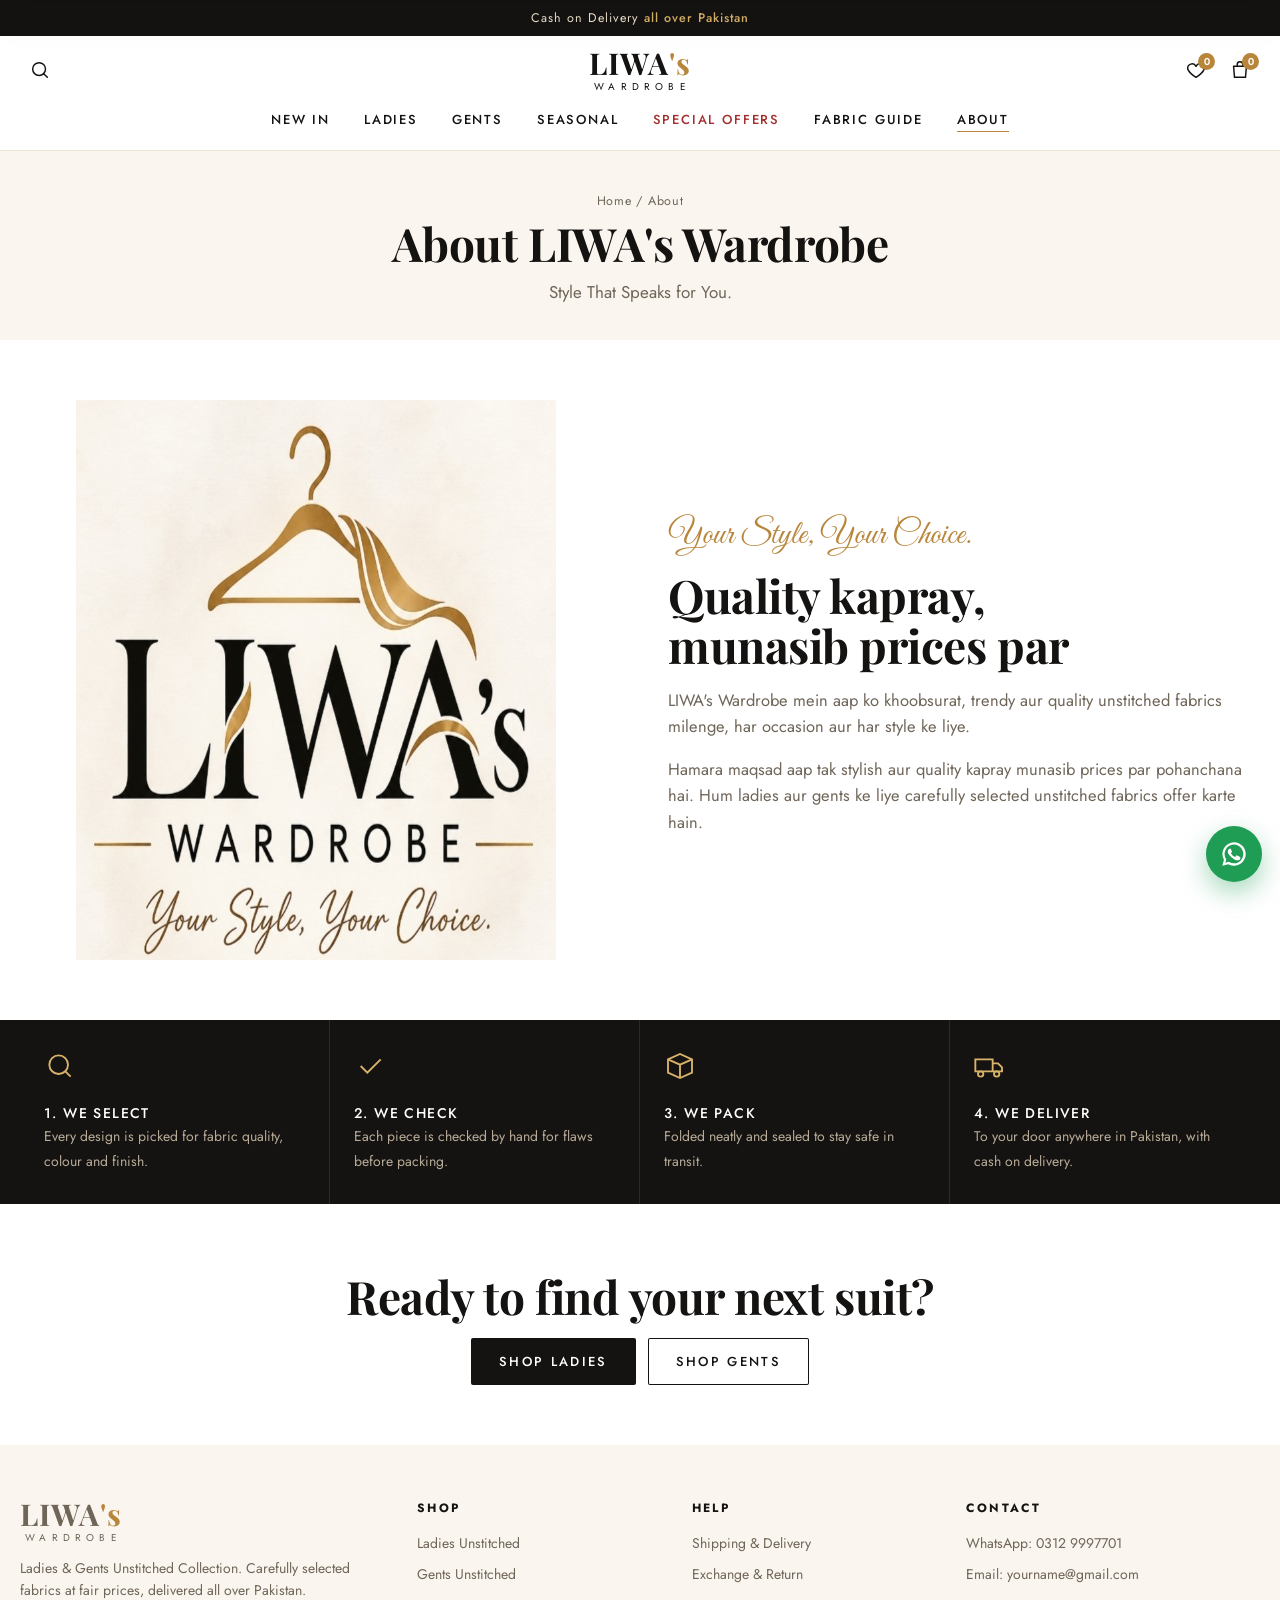
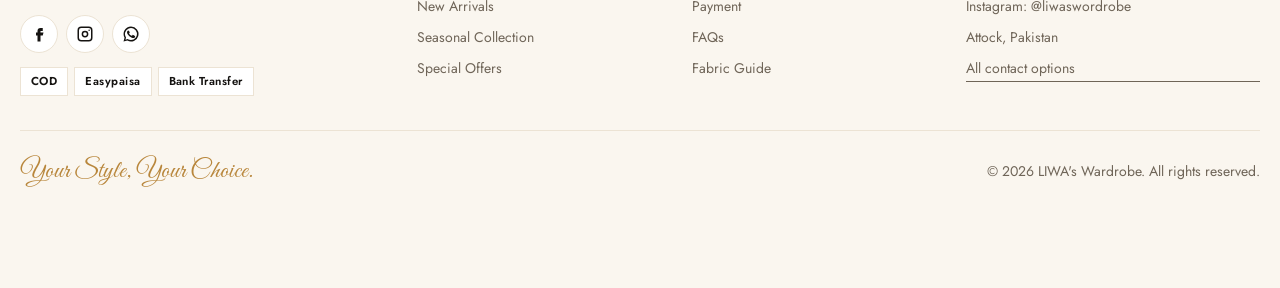
<file: about.html>
<!doctype html>
<html lang="en">
<head>
<meta charset="utf-8">
<meta name="viewport" content="width=device-width, initial-scale=1, viewport-fit=cover">
<title>About Us | LIWA's Wardrobe</title>
<meta name="description" content="LIWA's Wardrobe brings stylish, quality unstitched fabrics for ladies and gents at fair prices, delivered all over Pakistan.">
<meta name="theme-color" content="#151311">
<meta property="og:type" content="website">
<meta property="og:site_name" content="LIWA's Wardrobe">
<meta property="og:title" content="About Us | LIWA's Wardrobe">
<meta property="og:description" content="LIWA's Wardrobe brings stylish, quality unstitched fabrics for ladies and gents at fair prices, delivered all over Pakistan.">
<meta property="og:image" content="og-image.jpg">
<meta name="twitter:card" content="summary_large_image">
<link rel="icon" href="favicon.svg" type="image/svg+xml">
<link rel="apple-touch-icon" href="icon-512.png">
<link rel="preconnect" href="https://fonts.googleapis.com">
<link rel="preconnect" href="https://fonts.gstatic.com" crossorigin>
<link rel="stylesheet" href="https://fonts.googleapis.com/css2?family=Playfair+Display:ital,wght@0,500;0,700;1,500&family=Jost:wght@400;500;600&family=Great+Vibes&display=swap">
<link rel="stylesheet" href="style.css">
</head>
<body data-page="about">
<div id="head"></div>
<main id="main">

<div class="phead"><div class="crumb"><a href="index.html">Home</a> / About</div><h1 class="title">About LIWA's Wardrobe</h1><p class="lede" style="margin:auto">Style That Speaks for You.</p></div>
<section class="wrap"><div class="story">
  <img src="logo.jpg" alt="LIWA's Wardrobe logo" width="722" height="560">
  <div><div class="script">Your Style, Your Choice.</div><h2 class="title">Quality kapray, munasib prices par</h2>
  <p>LIWA's Wardrobe mein aap ko khoobsurat, trendy aur quality unstitched fabrics milenge, har occasion aur har style ke liye.</p>
  <p>Hamara maqsad aap tak stylish aur quality kapray munasib prices par pohanchana hai. Hum ladies aur gents ke liye carefully selected unstitched fabrics offer karte hain.</p></div>
</div></section>
<div class="band"><div class="wrap grid4">
  <div><svg viewBox="0 0 24 24"><circle cx="11" cy="11" r="7"/><path d="M20 20l-4-4"/></svg><b>1. We select</b><span>Every design is picked for fabric quality, colour and finish.</span></div>
  <div><svg viewBox="0 0 24 24"><path d="M5 12l5 5L20 7"/></svg><b>2. We check</b><span>Each piece is checked by hand for flaws before packing.</span></div>
  <div><svg viewBox="0 0 24 24"><path d="M3 7l9-4 9 4v10l-9 4-9-4z"/><path d="M3 7l9 4 9-4M12 11v10"/></svg><b>3. We pack</b><span>Folded neatly and sealed to stay safe in transit.</span></div>
  <div><svg viewBox="0 0 24 24"><path d="M1 7h13v9H1zM14 10h4l3 3v3h-7"/><circle cx="5" cy="18" r="2"/><circle cx="17" cy="18" r="2"/></svg><b>4. We deliver</b><span>To your door anywhere in Pakistan, with cash on delivery.</span></div>
</div></div>
<section class="wrap" style="text-align:center"><h2 class="title">Ready to find your next suit?</h2><div style="display:flex;gap:12px;justify-content:center;flex-wrap:wrap;margin-top:16px"><a class="btn" href="shop.html?c=ladies">Shop Ladies</a><a class="btn ghost" href="shop.html?c=gents">Shop Gents</a></div></section>
</main>
<div id="foot"></div>
<script src="data.js"></script>
<script src="app.js"></script>

</body>
</html>
</file>
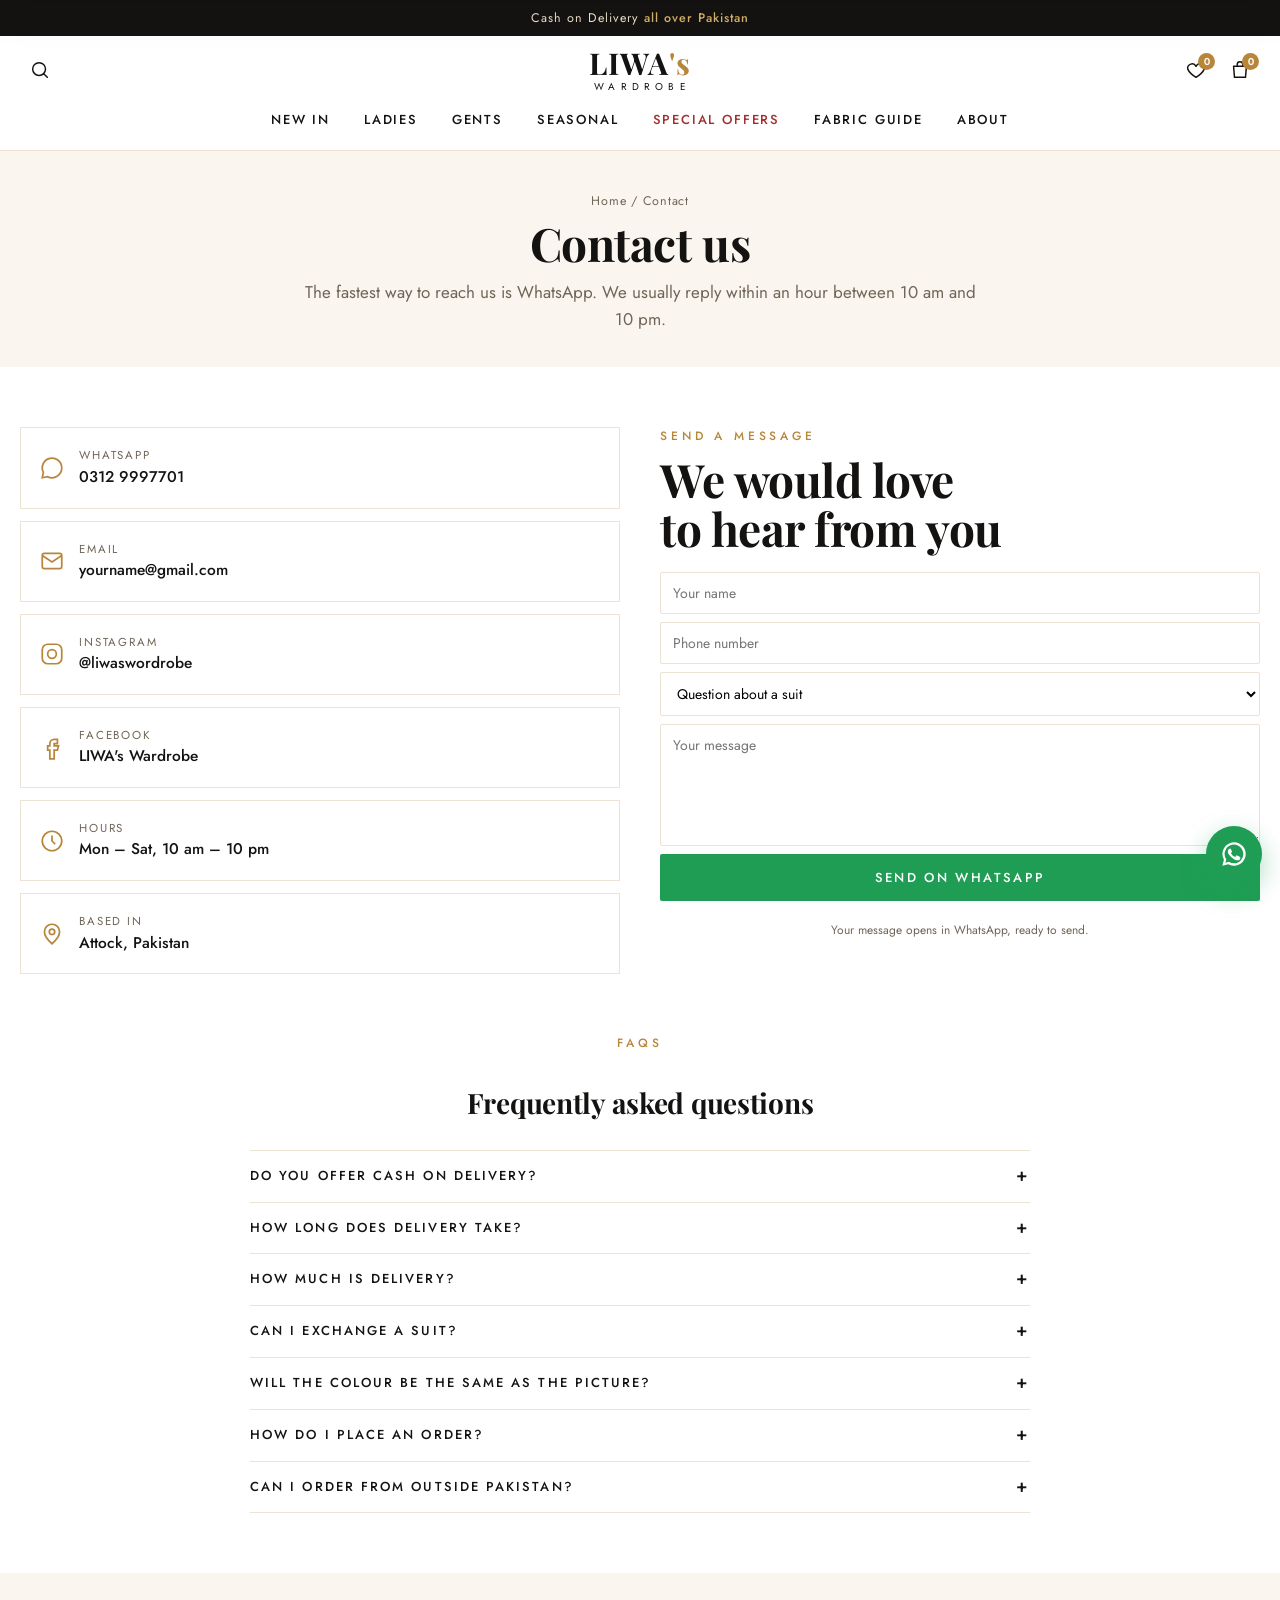
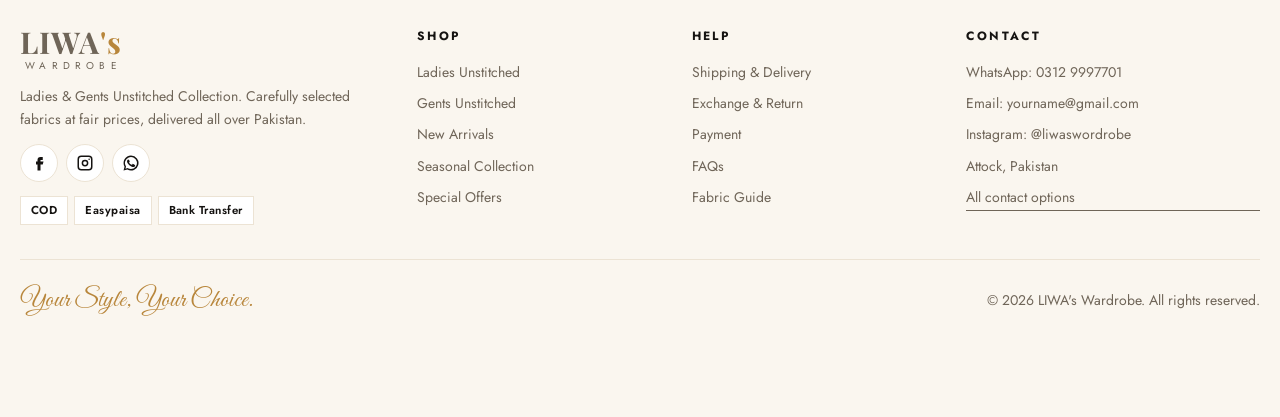
<file: contact.html>
<!doctype html>
<html lang="en">
<head>
<meta charset="utf-8">
<meta name="viewport" content="width=device-width, initial-scale=1, viewport-fit=cover">
<title>Contact Us | LIWA's Wardrobe</title>
<meta name="description" content="Contact LIWA's Wardrobe on WhatsApp, email or Instagram. Answers to common questions about delivery, payment and exchange.">
<meta name="theme-color" content="#151311">
<meta property="og:type" content="website">
<meta property="og:site_name" content="LIWA's Wardrobe">
<meta property="og:title" content="Contact Us | LIWA's Wardrobe">
<meta property="og:description" content="Contact LIWA's Wardrobe on WhatsApp, email or Instagram. Answers to common questions about delivery, payment and exchange.">
<meta property="og:image" content="og-image.jpg">
<meta name="twitter:card" content="summary_large_image">
<link rel="icon" href="favicon.svg" type="image/svg+xml">
<link rel="apple-touch-icon" href="icon-512.png">
<link rel="preconnect" href="https://fonts.googleapis.com">
<link rel="preconnect" href="https://fonts.gstatic.com" crossorigin>
<link rel="stylesheet" href="https://fonts.googleapis.com/css2?family=Playfair+Display:ital,wght@0,500;0,700;1,500&family=Jost:wght@400;500;600&family=Great+Vibes&display=swap">
<link rel="stylesheet" href="style.css">
</head>
<body data-page="contact">
<div id="head"></div>
<main id="main">

<div class="phead"><div class="crumb"><a href="index.html">Home</a> / Contact</div><h1 class="title">Contact us</h1><p class="lede" style="margin:auto">The fastest way to reach us is WhatsApp. We usually reply within an hour between 10 am and 10 pm.</p></div>
<section class="wrap"><div class="two">
  <div class="cards" id="cards"></div>
  <form class="co" id="cf" novalidate><div class="kick">Send a message</div><h2 class="title" style="margin-top:0">We would love to hear from you</h2>
    <input id="fn" placeholder="Your name" aria-label="Your name" required><input id="fp" placeholder="Phone number" aria-label="Phone number" inputmode="tel">
    <select id="ft" aria-label="Topic"><option>Question about a suit</option><option>Order status</option><option>Exchange / return</option><option>Wholesale / bulk order</option><option>Something else</option></select>
    <textarea id="fm" placeholder="Your message" aria-label="Your message" rows="5" required></textarea>
    <button class="btn wa" type="submit">Send on WhatsApp</button><p class="hint">Your message opens in WhatsApp, ready to send.</p></form>
</div></section>
<section class="wrap" id="faq" style="padding-top:0"><div class="prose"><div class="sh"><div class="kick">FAQs</div><h2 class="title">Frequently asked questions</h2></div><div class="acc"><details><summary>Do you offer cash on delivery?</summary><div class="body">Yes. Cash on delivery is available all over Pakistan. You can also pay in advance by Easypaisa or bank transfer and save 5%.</div></details><details><summary>How long does delivery take?</summary><div class="body">2–3 working days in major cities and 3–5 working days elsewhere. We share the tracking number on WhatsApp once your parcel is dispatched.</div></details><details><summary>How much is delivery?</summary><div class="body">Rs 250 per order. Delivery is free on orders above Rs 5,000.</div></details><details><summary>Can I exchange a suit?</summary><div class="body">Yes, within 7 days of delivery if the fabric is uncut, unwashed and in its original packing. See our exchange policy for details.</div></details><details><summary>Will the colour be the same as the picture?</summary><div class="body">We use real photos, but screens show colours slightly differently. Ask us on WhatsApp and we will send a video in natural light before you order.</div></details><details><summary>How do I place an order?</summary><div class="body">Add suits to your bag, fill in your details and tap “Place order on WhatsApp”. Your order opens in WhatsApp; press send and we confirm it with you.</div></details><details><summary>Can I order from outside Pakistan?</summary><div class="body">Message us on WhatsApp and we will tell you the international shipping options and charges.</div></details></div></div></section>
</main>
<div id="foot"></div>
<script src="data.js"></script>
<script src="app.js"></script>
<script>
(function(){const {$,esc,wa}=LW,S=SETTINGS;
const box=(icon,label,val,href)=>`<a class="cbox" ${href?`href="${href}" target="_blank" rel="noopener"`:''}><svg viewBox="0 0 24 24">${icon}</svg><div><small>${label}</small><b>${esc(val)}</b></div></a>`;
$('#cards').innerHTML=box('<path d="M21 12a9 9 0 0 1-13 8l-5 1 1-5a9 9 0 1 1 17-4z"/>','WhatsApp',S.whatsappDisplay,wa("Assalam o Alaikum LIWA's Wardrobe!"))+box('<rect x="3" y="5" width="18" height="14" rx="2"/><path d="M3 7l9 6 9-6"/>','Email',S.email)+box('<rect x="3" y="3" width="18" height="18" rx="5"/><circle cx="12" cy="12" r="4"/>','Instagram',S.instagramHandle,S.instagram)+box('<path d="M14 8h3V4h-3a4 4 0 0 0-4 4v2H8v4h2v8h4v-8h3l1-4h-4V8z"/>','Facebook',"LIWA's Wardrobe",S.facebook)+box('<circle cx="12" cy="12" r="9"/><path d="M12 7v5l3 3"/>','Hours','Mon – Sat, 10 am – 10 pm')+box('<path d="M12 21s-7-6-7-11a7 7 0 0 1 14 0c0 5-7 11-7 11z"/><circle cx="12" cy="10" r="2.5"/>','Based in',S.city);
$('#cf').onsubmit=e=>{e.preventDefault();const n=$('#fn').value.trim(),m=$('#fm').value.trim();$('#fn').classList.toggle('err',!n);$('#fm').classList.toggle('err',!m);if(!n||!m){LW.toast('Please add your name and message');return;}
  const a=document.createElement('a');a.href=wa(`Assalam o Alaikum! Main ${n} hoon.\nTopic: ${$('#ft').value}\n${$('#fp').value?'Phone: '+$('#fp').value+'\n':''}\n${m}`);a.target='_blank';a.rel='noopener';document.body.appendChild(a);a.click();a.remove();};
})();
</script>
</body>
</html>
</file>
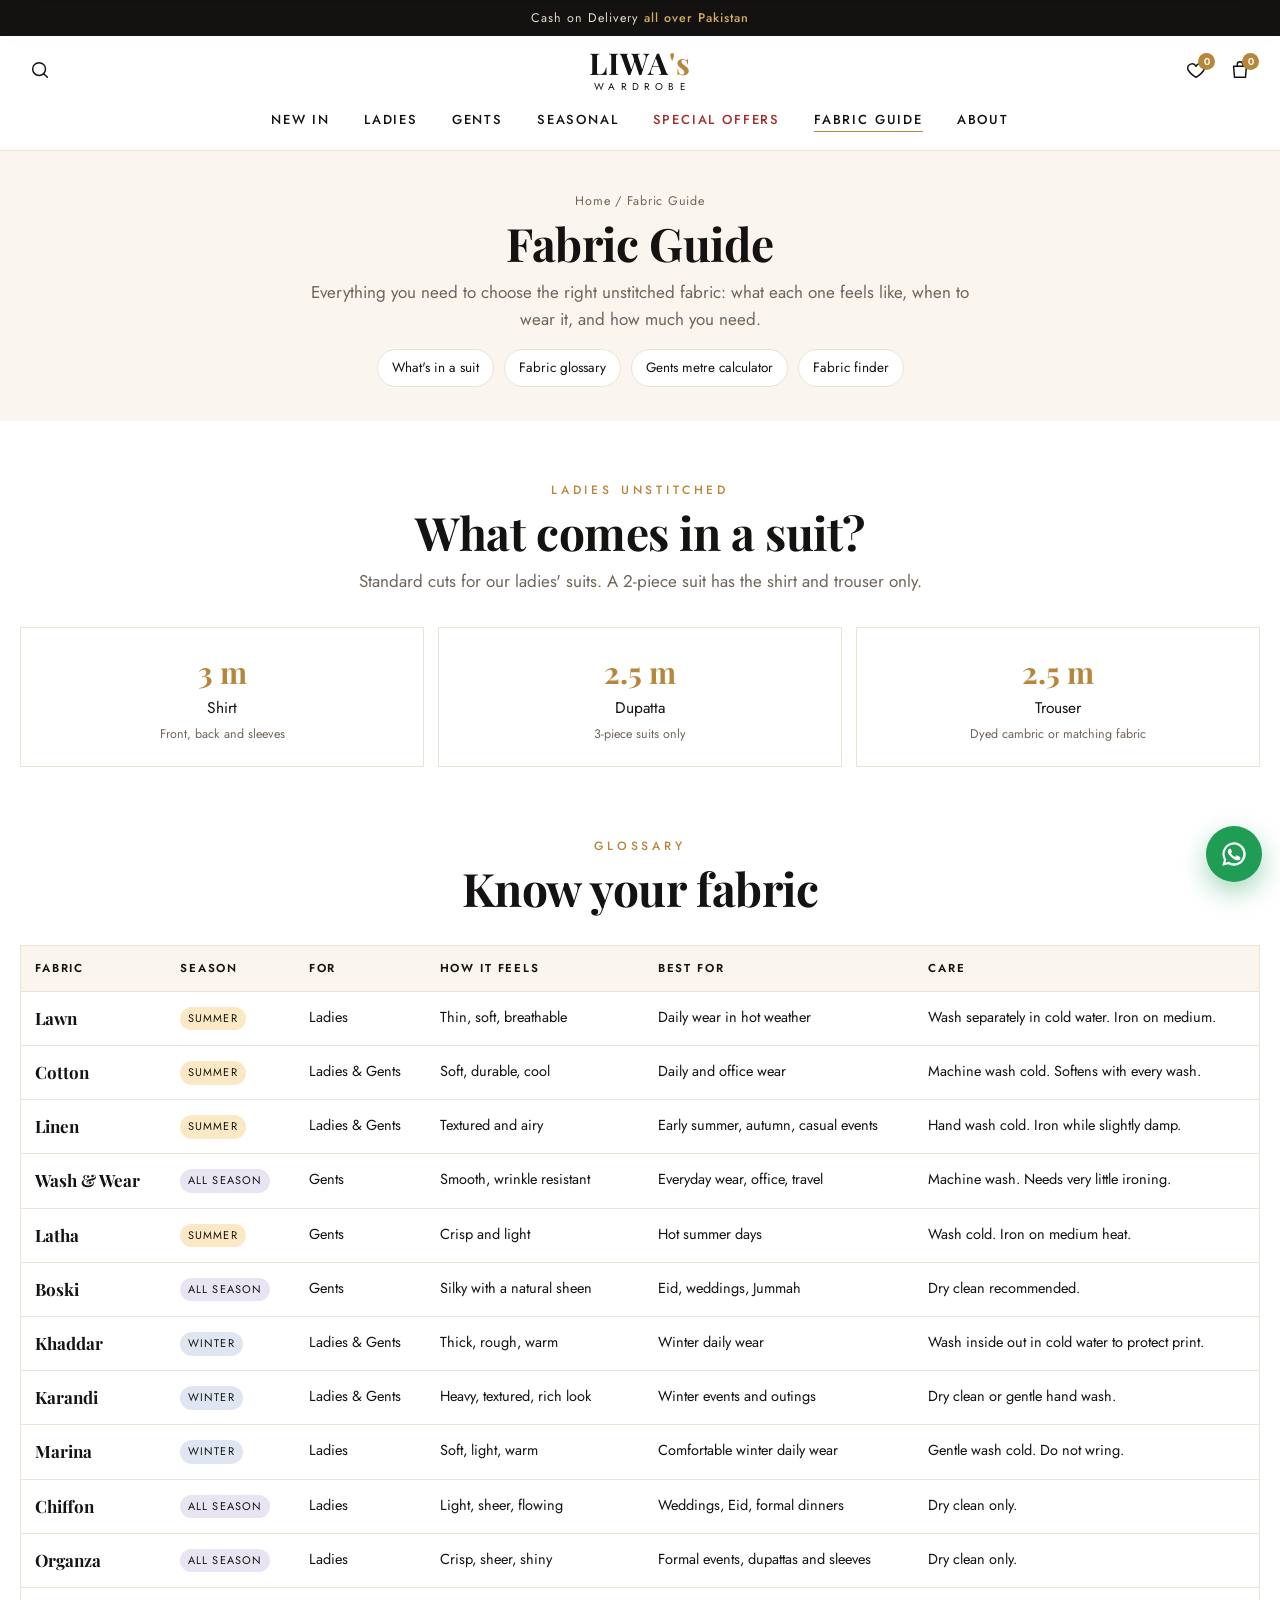
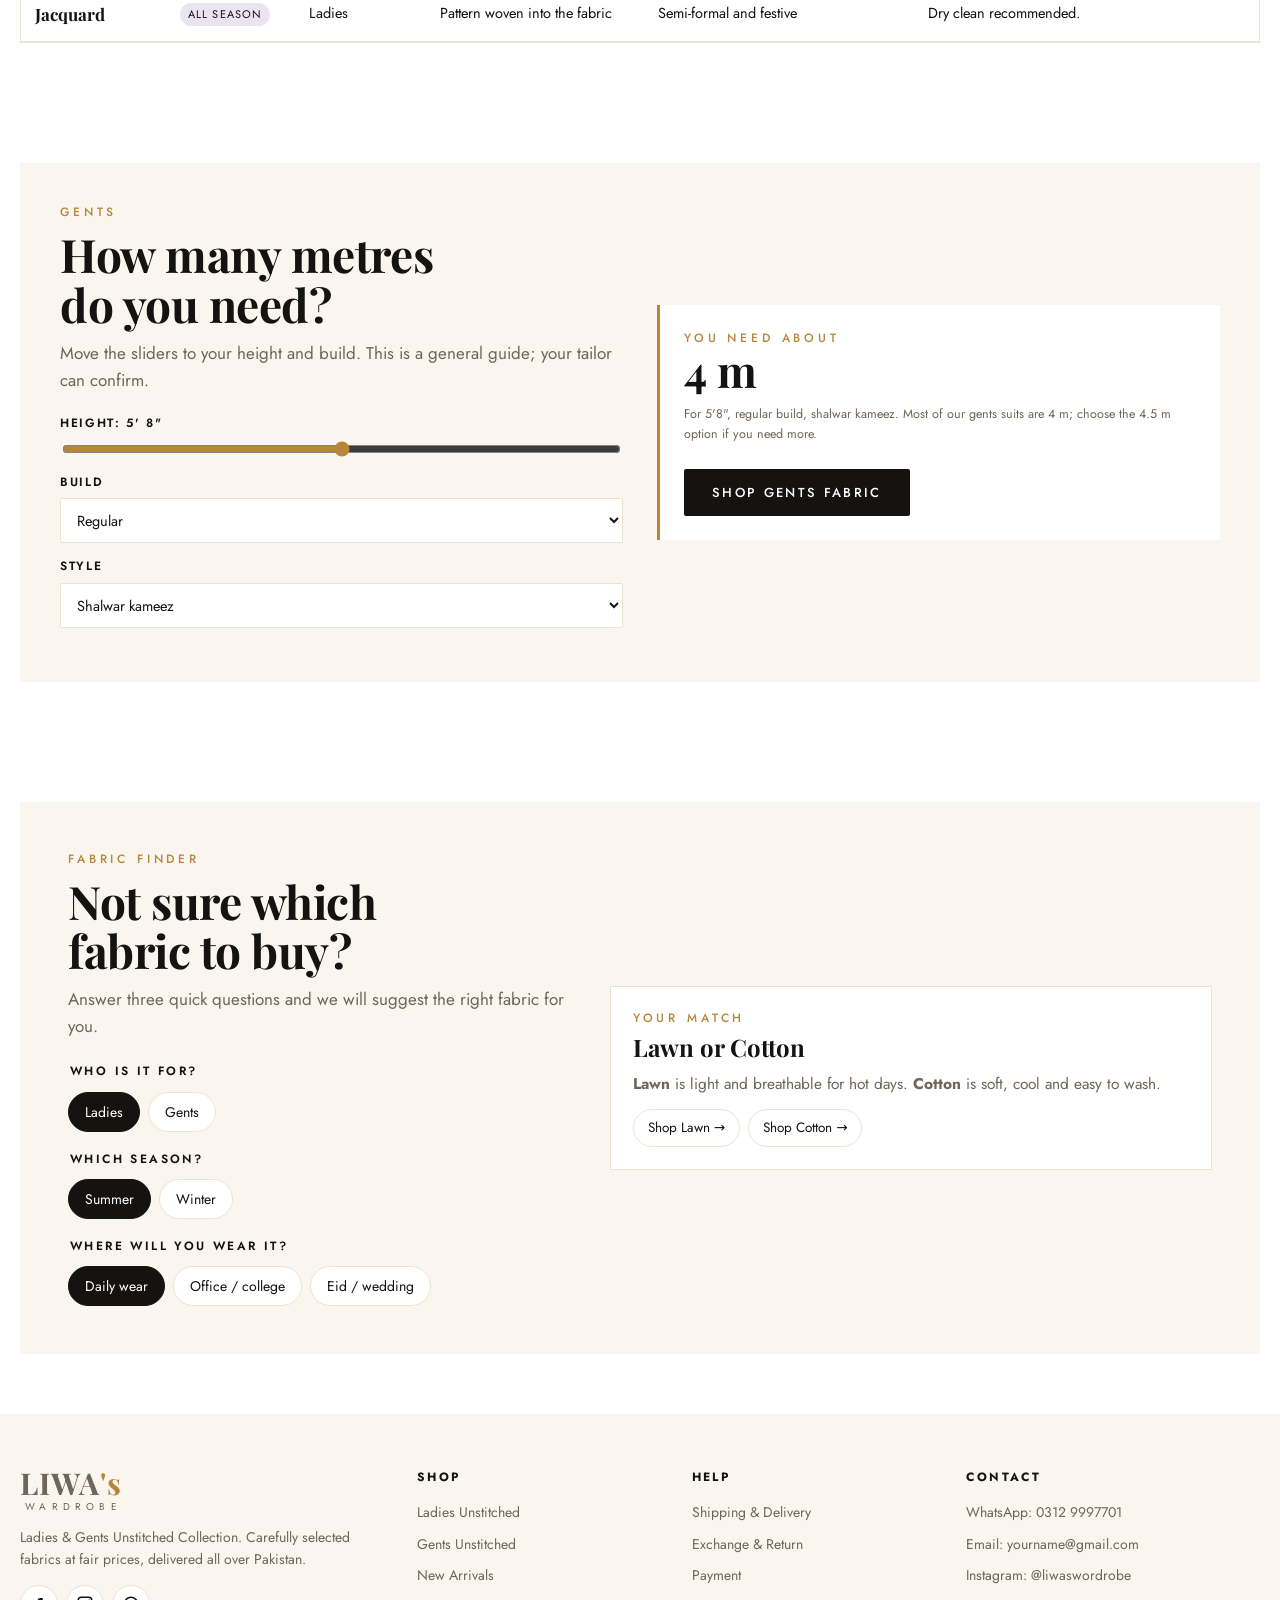
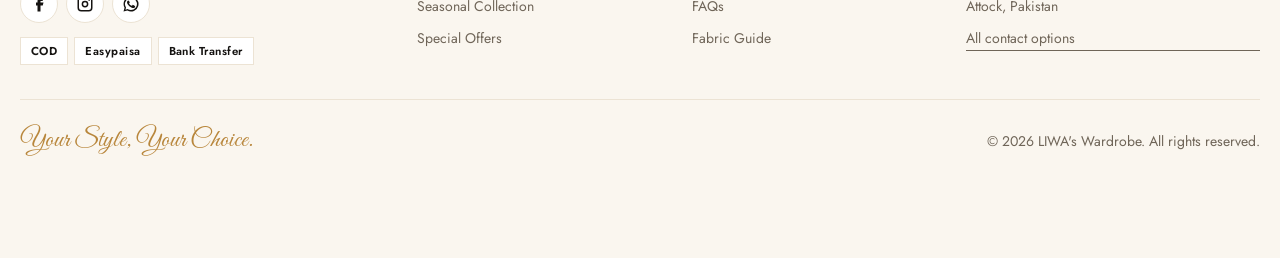
<file: fabric-guide.html>
<!doctype html>
<html lang="en">
<head>
<meta charset="utf-8">
<meta name="viewport" content="width=device-width, initial-scale=1, viewport-fit=cover">
<title>Fabric Guide: Lawn, Khaddar, Boski & More | LIWA's Wardrobe</title>
<meta name="description" content="Learn the difference between lawn, cotton, linen, khaddar, karandi, chiffon, wash & wear and boski. Plus a metre calculator for gents suits.">
<meta name="theme-color" content="#151311">
<meta property="og:type" content="website">
<meta property="og:site_name" content="LIWA's Wardrobe">
<meta property="og:title" content="Fabric Guide: Lawn, Khaddar, Boski & More | LIWA's Wardrobe">
<meta property="og:description" content="Learn the difference between lawn, cotton, linen, khaddar, karandi, chiffon, wash & wear and boski. Plus a metre calculator for gents suits.">
<meta property="og:image" content="og-image.jpg">
<meta name="twitter:card" content="summary_large_image">
<link rel="icon" href="favicon.svg" type="image/svg+xml">
<link rel="apple-touch-icon" href="icon-512.png">
<link rel="preconnect" href="https://fonts.googleapis.com">
<link rel="preconnect" href="https://fonts.gstatic.com" crossorigin>
<link rel="stylesheet" href="https://fonts.googleapis.com/css2?family=Playfair+Display:ital,wght@0,500;0,700;1,500&family=Jost:wght@400;500;600&family=Great+Vibes&display=swap">
<link rel="stylesheet" href="style.css">
</head>
<body data-page="guide">
<div id="head"></div>
<main id="main">

<div class="phead"><div class="crumb"><a href="index.html">Home</a> / Fabric Guide</div><h1 class="title">Fabric Guide</h1><p class="lede" style="margin:auto">Everything you need to choose the right unstitched fabric: what each one feels like, when to wear it, and how much you need.</p>
<div class="toc"><a class="chip" href="#pieces">What's in a suit</a><a class="chip" href="#glossary">Fabric glossary</a><a class="chip" href="#meter">Gents metre calculator</a><a class="chip" href="#finder">Fabric finder</a></div></div>

<section class="wrap" id="pieces"><div class="sh"><div class="kick">Ladies unstitched</div><h2 class="title">What comes in a suit?</h2><p class="lede">Standard cuts for our ladies' suits. A 2-piece suit has the shirt and trouser only.</p></div>
<div class="pieces"><div><b>3 m</b>Shirt<br><span class="note">Front, back and sleeves</span></div><div><b>2.5 m</b>Dupatta<br><span class="note">3-piece suits only</span></div><div><b>2.5 m</b>Trouser<br><span class="note">Dyed cambric or matching fabric</span></div></div></section>

<section class="wrap" id="glossary" style="padding-top:10px"><div class="sh"><div class="kick">Glossary</div><h2 class="title">Know your fabric</h2></div>
<div class="gtable"><table><thead><tr><th>Fabric</th><th>Season</th><th>For</th><th>How it feels</th><th>Best for</th><th>Care</th></tr></thead><tbody id="gl"></tbody></table></div></section>

<section class="wrap" id="meter"><div class="calc">
  <div><div class="kick">Gents</div><h2 class="title">How many metres do you need?</h2><p class="lede">Move the sliders to your height and build. This is a general guide; your tailor can confirm.</p>
    <div class="field" style="margin-top:20px"><label for="h">Height: <span id="hv"></span></label><input type="range" id="h" min="60" max="76" value="68"></div>
    <div class="field"><label for="b">Build</label><select id="b"><option value="0">Slim</option><option value="1" selected>Regular</option><option value="2">Broad / heavy</option></select></div>
    <div class="field"><label for="st">Style</label><select id="st"><option value="0">Shalwar kameez</option><option value="1">Kurta pajama</option></select></div></div>
  <div class="out" aria-live="polite"><div class="kick">You need about</div><b id="mv">4 m</b><p class="note" id="mn"></p><a class="btn" href="shop.html?c=gents" style="margin-top:12px">Shop gents fabric</a></div>
</div></section>

<section class="wrap"><div class="finder" id="finder">
  <div><div class="kick">Fabric Finder</div><h2 class="title">Not sure which fabric to buy?</h2><p class="lede">Answer three quick questions and we will suggest the right fabric for you.</p>
    <div class="q" style="margin-top:22px">
      <fieldset><legend>Who is it for?</legend><div class="pills"><button type="button" class="pill" data-k="who" data-v="L">Ladies</button><button type="button" class="pill" data-k="who" data-v="G">Gents</button></div></fieldset>
      <fieldset><legend>Which season?</legend><div class="pills"><button type="button" class="pill" data-k="when" data-v="summer">Summer</button><button type="button" class="pill" data-k="when" data-v="winter">Winter</button></div></fieldset>
      <fieldset><legend>Where will you wear it?</legend><div class="pills"><button type="button" class="pill" data-k="use" data-v="daily">Daily wear</button><button type="button" class="pill" data-k="use" data-v="office">Office / college</button><button type="button" class="pill" data-k="use" data-v="event">Eid / wedding</button></div></fieldset>
    </div></div>
  <div class="result" aria-live="polite"></div>
</div></section>

</main>
<div id="foot"></div>
<script src="data.js"></script>
<script src="app.js"></script>
<script src="finder.js"></script>
<script>
(function(){const {$,esc}=LW;
const S={summer:'Summer',winter:'Winter',all:'All season'};
$('#gl').innerHTML=FABRICS.map(f=>{const has=PRODUCTS.some(p=>p.f===f.n);return `<tr><td>${has?`<a href="shop.html?f=${encodeURIComponent(f.n)}">${esc(f.n)}</a>`:esc(f.n)}</td><td><span class="tag ${f.s}">${S[f.s]}</span></td><td>${f.who==='L'?'Ladies':f.who==='G'?'Gents':'Ladies & Gents'}</td><td>${esc(f.feel)}</td><td>${esc(f.best)}</td><td>${esc(f.care)}</td></tr>`}).join('');
function calc(){const h=+$('#h').value,b=+$('#b').value,s=+$('#st').value;$('#hv').textContent=Math.floor(h/12)+"' "+(h%12)+'"';
  let m=h<=66?3.75:h<=70?4:h<=73?4.5:5;m+=b===2?.5:b===0&&h<=66?0:0;if(s===1)m-=.25;
  $('#mv').textContent=m+' m';$('#mn').textContent=`For ${Math.floor(h/12)}'${h%12}", ${['slim','regular','broad'][b]} build, ${s?'kurta pajama':'shalwar kameez'}. Most of our gents suits are 4 m; choose the 4.5 m option if you need more.`;}
['h','b','st'].forEach(i=>$('#'+i).addEventListener('input',calc));calc();})();
</script>
</body>
</html>
</file>
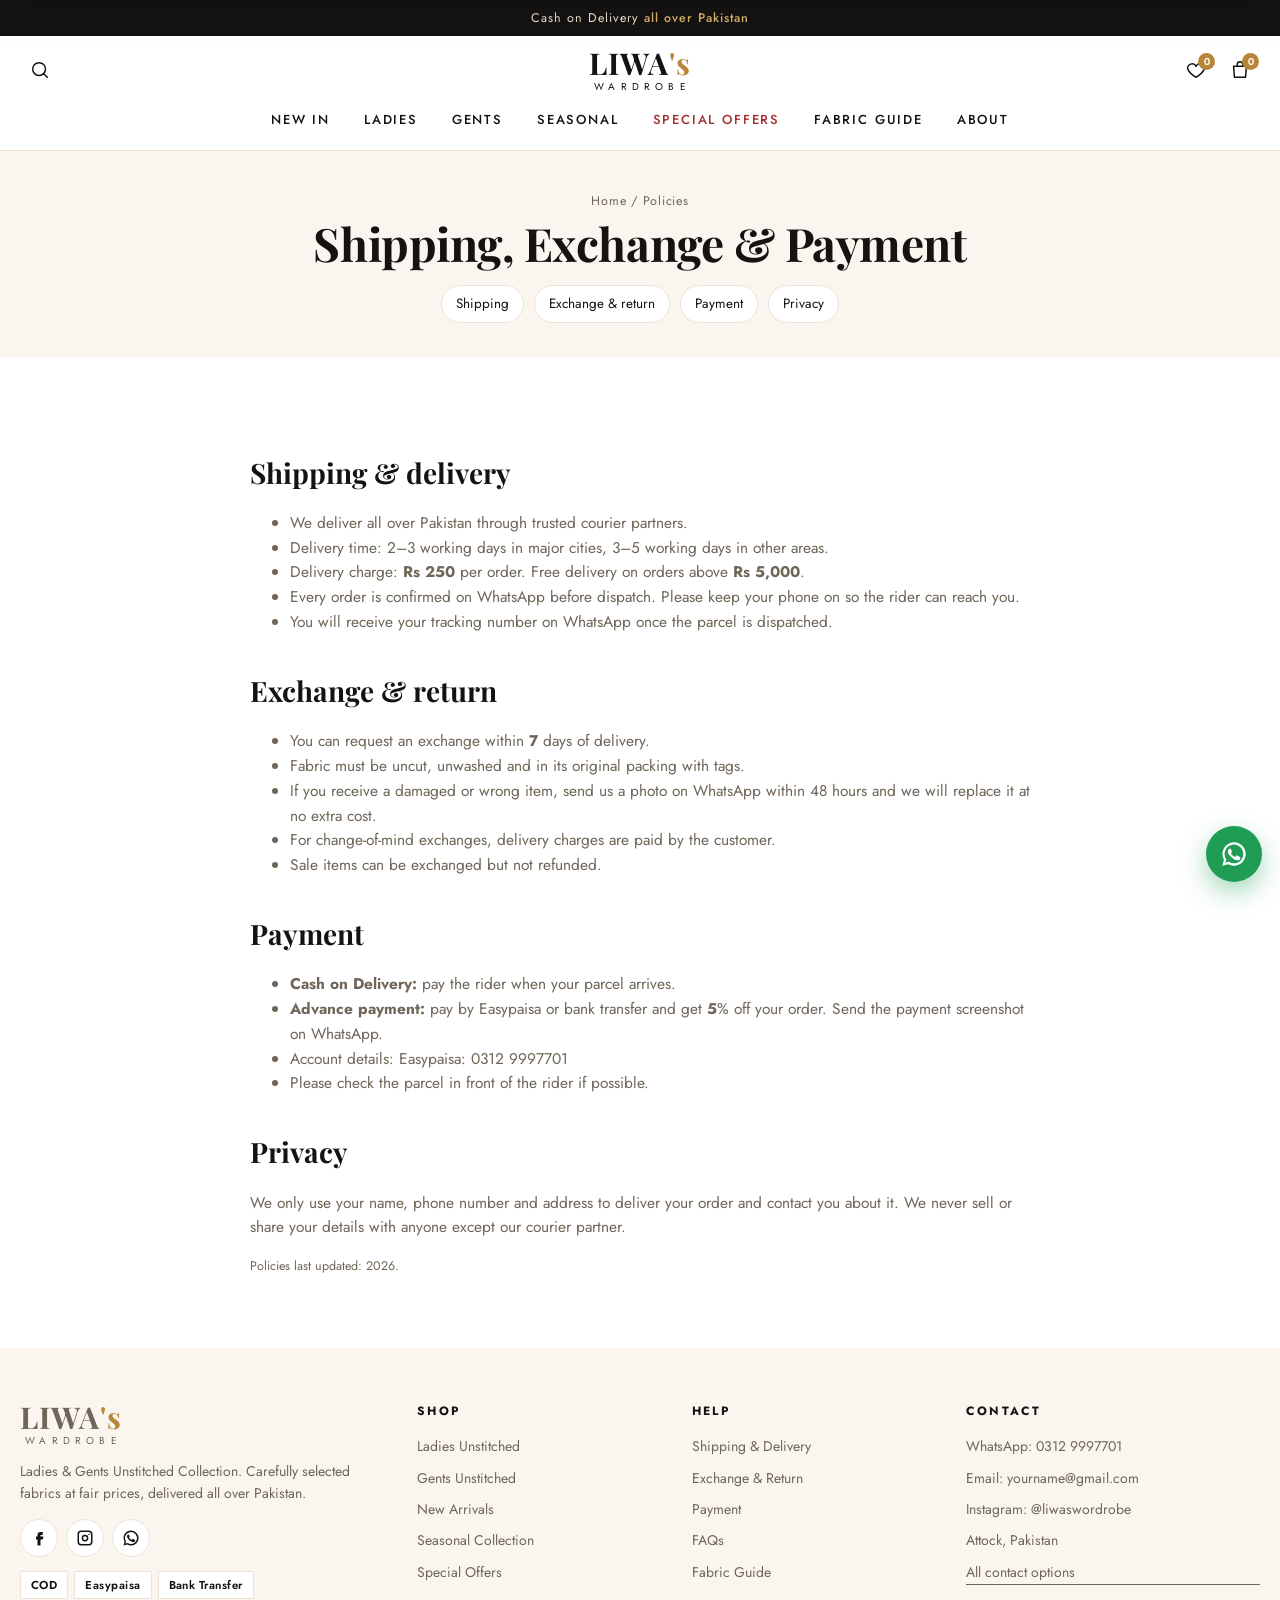
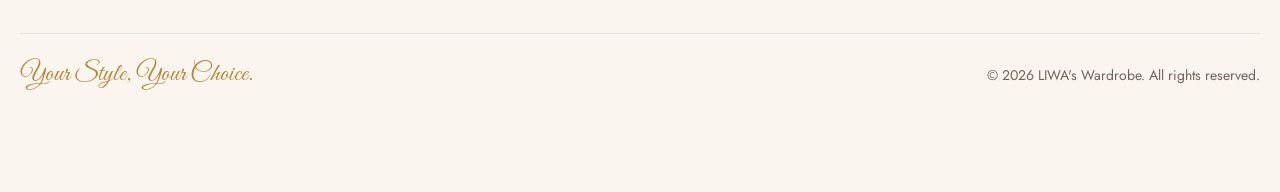
<file: policies.html>
<!doctype html>
<html lang="en">
<head>
<meta charset="utf-8">
<meta name="viewport" content="width=device-width, initial-scale=1, viewport-fit=cover">
<title>Shipping, Exchange & Payment Policy | LIWA's Wardrobe</title>
<meta name="description" content="Delivery times and charges, 7-day exchange policy, and payment options including cash on delivery.">
<meta name="theme-color" content="#151311">
<meta property="og:type" content="website">
<meta property="og:site_name" content="LIWA's Wardrobe">
<meta property="og:title" content="Shipping, Exchange & Payment Policy | LIWA's Wardrobe">
<meta property="og:description" content="Delivery times and charges, 7-day exchange policy, and payment options including cash on delivery.">
<meta property="og:image" content="og-image.jpg">
<meta name="twitter:card" content="summary_large_image">
<link rel="icon" href="favicon.svg" type="image/svg+xml">
<link rel="apple-touch-icon" href="icon-512.png">
<link rel="preconnect" href="https://fonts.googleapis.com">
<link rel="preconnect" href="https://fonts.gstatic.com" crossorigin>
<link rel="stylesheet" href="https://fonts.googleapis.com/css2?family=Playfair+Display:ital,wght@0,500;0,700;1,500&family=Jost:wght@400;500;600&family=Great+Vibes&display=swap">
<link rel="stylesheet" href="style.css">
</head>
<body data-page="policies">
<div id="head"></div>
<main id="main">

<div class="phead"><div class="crumb"><a href="index.html">Home</a> / Policies</div><h1 class="title">Shipping, Exchange & Payment</h1>
<div class="toc"><a class="chip" href="#shipping">Shipping</a><a class="chip" href="#exchange">Exchange & return</a><a class="chip" href="#payment">Payment</a><a class="chip" href="#privacy">Privacy</a></div></div>
<section class="wrap"><div class="prose">
<h2 id="shipping">Shipping & delivery</h2>
<ul><li>We deliver all over Pakistan through trusted courier partners.</li><li>Delivery time: 2–3 working days in major cities, 3–5 working days in other areas.</li><li>Delivery charge: <b class="dc"></b> per order. Free delivery on orders above <b class="fd"></b>.</li><li>Every order is confirmed on WhatsApp before dispatch. Please keep your phone on so the rider can reach you.</li><li>You will receive your tracking number on WhatsApp once the parcel is dispatched.</li></ul>
<h2 id="exchange">Exchange & return</h2>
<ul><li>You can request an exchange within <b class="ed"></b> days of delivery.</li><li>Fabric must be uncut, unwashed and in its original packing with tags.</li><li>If you receive a damaged or wrong item, send us a photo on WhatsApp within 48 hours and we will replace it at no extra cost.</li><li>For change-of-mind exchanges, delivery charges are paid by the customer.</li><li>Sale items can be exchanged but not refunded.</li></ul>
<h2 id="payment">Payment</h2>
<ul><li><b>Cash on Delivery:</b> pay the rider when your parcel arrives.</li><li><b>Advance payment:</b> pay by Easypaisa or bank transfer and get <b class="ad"></b>% off your order. Send the payment screenshot on WhatsApp.</li><li class="acc-no"></li><li>Please check the parcel in front of the rider if possible.</li></ul>
<h2 id="privacy">Privacy</h2>
<p>We only use your name, phone number and address to deliver your order and contact you about it. We never sell or share your details with anyone except our courier partner.</p>
<p class="note">Policies last updated: 2026.</p>
</div></section>
</main>
<div id="foot"></div>
<script src="data.js"></script>
<script src="app.js"></script>
<script>(function(){const S=SETTINGS,$$=LW.$$;$$('.dc').forEach(e=>e.textContent=LW.rs(S.deliveryCharge));$$('.fd').forEach(e=>e.textContent=LW.rs(S.freeDeliveryAbove));$$('.ed').forEach(e=>e.textContent=S.exchangeDays);$$('.ad').forEach(e=>e.textContent=S.advanceDiscount);$$('.acc-no').forEach(e=>e.textContent='Account details: '+S.paymentAccounts);})();</script>
</body>
</html>
</file>
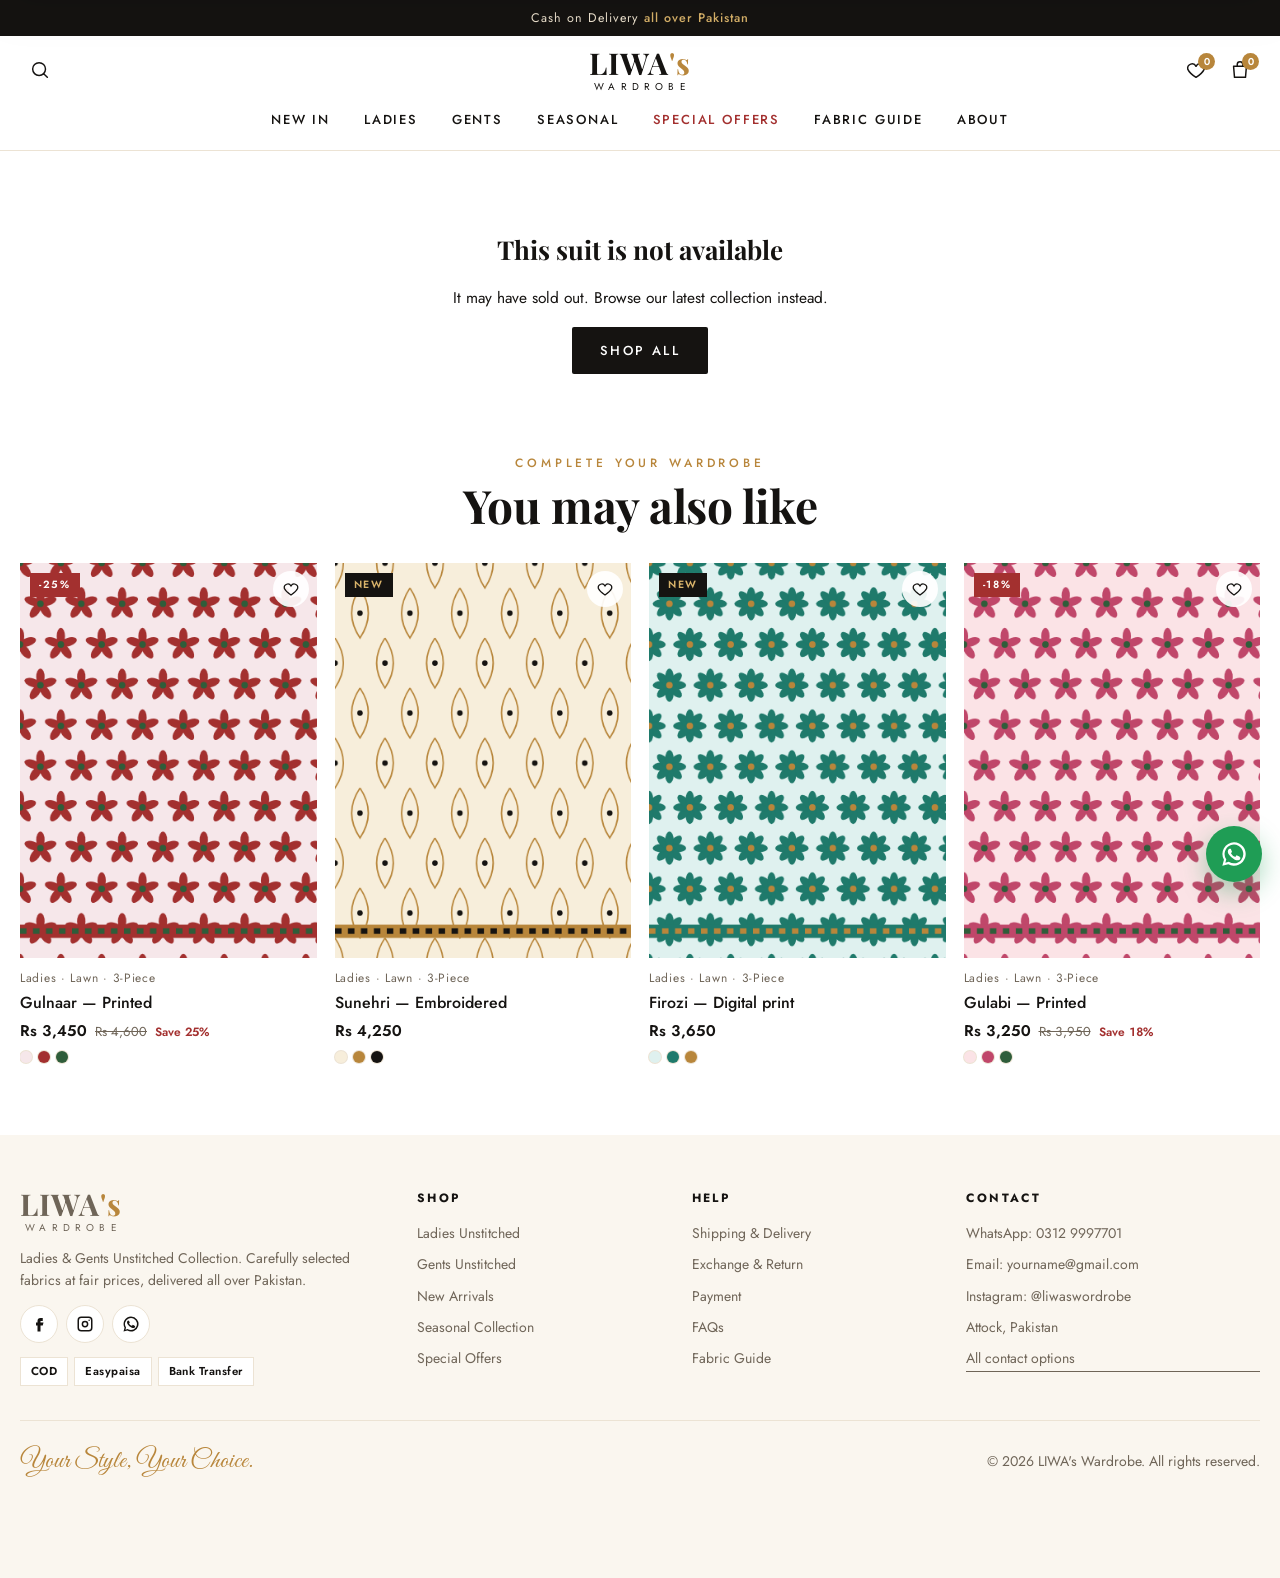
<file: product.html>
<!doctype html>
<html lang="en">
<head>
<meta charset="utf-8">
<meta name="viewport" content="width=device-width, initial-scale=1, viewport-fit=cover">
<title>Product | LIWA's Wardrobe</title>
<meta name="description" content="Unstitched suit details, fabric specifications and delivery information.">
<meta name="theme-color" content="#151311">
<meta property="og:type" content="website">
<meta property="og:site_name" content="LIWA's Wardrobe">
<meta property="og:title" content="Product | LIWA's Wardrobe">
<meta property="og:description" content="Unstitched suit details, fabric specifications and delivery information.">
<meta property="og:image" content="og-image.jpg">
<meta name="twitter:card" content="summary_large_image">
<link rel="icon" href="favicon.svg" type="image/svg+xml">
<link rel="apple-touch-icon" href="icon-512.png">
<link rel="preconnect" href="https://fonts.googleapis.com">
<link rel="preconnect" href="https://fonts.gstatic.com" crossorigin>
<link rel="stylesheet" href="https://fonts.googleapis.com/css2?family=Playfair+Display:ital,wght@0,500;0,700;1,500&family=Jost:wght@400;500;600&family=Great+Vibes&display=swap">
<link rel="stylesheet" href="style.css">
</head>
<body data-page="product">
<div id="head"></div>
<main id="main">

<div class="wrap"><div class="crumb" style="padding-top:22px" id="crumb"></div>
<div class="pdp" id="pdp"></div></div>
<section class="wrap" style="padding-top:0"><div class="sh"><div class="kick">Complete your wardrobe</div><h2 class="title">You may also like</h2></div><div class="rail" id="related"></div></section>
</main>
<div id="foot"></div>
<script src="data.js"></script>
<script src="app.js"></script>
<script>
(function(){const {$,$$,rs,esc,wa,art,paint,card,who,pct}=LW;
const id=new URLSearchParams(location.search).get('id');const p=LW.byId(id);
if(!p){$('#pdp').innerHTML='<div class="done" style="grid-column:1/-1"><b>This suit is not available</b><p>It may have sold out. Browse our latest collection instead.</p><a class="btn" href="shop.html">Shop all</a></div>';$('#related').innerHTML=PRODUCTS.slice(0,6).map(card).join('');paint();return;}
LW.markSeen(p.id);document.title=`${p.n} ${p.f} ${p.w==='L'?p.pc+'-Piece':'Suit'} | LIWA's Wardrobe`;
const fab=FABRICS.find(x=>x.n===p.f)||{};const opts=LW.options(p);let o=0,q=1;const out=p.stock===false;
const views=[['a','Full fabric'],['b','Close-up'],['c',p.w==='L'?'Dupatta':'Weave detail'],['d','Folded']];
const spec=p.w==='L'?[['Fabric',p.f],['Work',p.work],['Shirt','3 m '+p.f.toLowerCase()],...(p.pc===3?[['Dupatta','2.5 m']]:[]),['Trouser','2.5 m'],['Pieces',p.pc+'-Piece unstitched']]:[['Fabric',p.f],['Finish',p.work],['Length',p.pc+' m (kameez + shalwar)'],['Suitable height','Up to '+(p.pc>=4.5?'6\'0"':'5\'10"')],['Type','Unstitched suiting']];
$('#crumb').innerHTML=`<a href="index.html">Home</a> / <a href="shop.html?c=${p.w==='L'?'ladies':'gents'}">${who(p)} Unstitched</a> / ${esc(p.n)}`;
$('#pdp').innerHTML=`
<div class="gal"><div class="thumbs">${views.map(([v,l],i)=>`<button type="button" data-view="${v}" aria-label="${l}" aria-current="${i===0}">${art(p,v,120,160)}</button>`).join('')}</div>
  <div class="main-img" id="main" title="Tap to zoom">${art(p,'a',720,960)}</div></div>
<div class="info">
  <div class="kick">${who(p)} Unstitched · ${esc(p.f)}</div>
  <h1>${esc(p.n)} — ${esc(p.work)} ${esc(p.f)}</h1>
  <div class="note">SKU: ${p.id}</div>
  <div class="price" style="margin-top:10px"><b>${rs(p.p)}</b>${p.o?`<s>${rs(p.o)}</s><span class="off">Save ${pct(p)}%</span>`:''}</div>
  <p class="desc">${esc(p.d)}</p>
  <div class="kick" style="margin-bottom:8px">${p.w==='L'?'Pieces':'Length'}</div>
  <div class="opt-row" id="opts">${opts.map(([l,d],i)=>`<button type="button" class="opt" data-o="${i}" aria-pressed="${i===0}">${l}${d?` (${d>0?'+':'−'}${rs(Math.abs(d))})`:''}</button>`).join('')}</div>
  ${p.w==='G'?'<p class="note" style="margin-top:8px">Not sure? <a class="link" href="fabric-guide.html#meter">Check how many metres you need</a></p>':''}
  <div class="buy"><div class="qty"><button type="button" id="qm" aria-label="Decrease">−</button><span id="qv">1</span><button type="button" id="qp" aria-label="Increase">+</button></div>
    <button class="btn" type="button" id="add" ${out?'disabled':''}>${out?'Sold out':'Add to bag'}</button></div>
  <a class="btn wa" id="now" href="#" target="_blank" rel="noopener" style="width:100%">${out?'Ask when it is back':'Order now on WhatsApp'}</a>
  <div class="eta"><svg viewBox="0 0 24 24"><path d="M1 7h13v9H1zM14 10h4l3 3v3h-7"/><circle cx="5" cy="18" r="2"/><circle cx="17" cy="18" r="2"/></svg><span>Order today, delivered <b>${LW.eta('lahore')}</b> in major cities. Cash on delivery available.</span></div>
  <div style="display:flex;gap:16px;margin-top:14px;flex-wrap:wrap;font-size:14px"><button type="button" class="link" style="background:none;border:0;cursor:pointer;padding:0" data-wish="${p.id}" aria-pressed="${LW.wish.includes(p.id)}">♡ Save to wishlist</button><a class="link" id="ask" href="#" target="_blank" rel="noopener">Ask a question</a><button type="button" class="link" style="background:none;border:0;cursor:pointer;padding:0" id="share">Share this suit</button></div>
  <div class="acc">
    <details open><summary>Fabric details</summary><div class="body"><table class="spec">${spec.map(([a,b])=>`<tr><td>${a}</td><td>${esc(b)}</td></tr>`).join('')}</table></div></details>
    <details><summary>Care instructions</summary><div class="body">${esc(fab.care||'Wash gently in cold water. Iron on medium heat.')} Wash dark colours separately the first time.</div></details>
    <details><summary>Delivery & exchange</summary><div class="body">Delivery all over Pakistan in 2–5 working days. ${rs(SETTINGS.deliveryCharge)} delivery, free above ${rs(SETTINGS.freeDeliveryAbove)}. Uncut fabric in its original packing can be exchanged within ${SETTINGS.exchangeDays} days. <a class="link" href="policies.html">Read full policy</a></div></details>
    <details><summary>Colour note</summary><div class="body">Colours may look slightly different on your screen because of lighting and display settings. Ask us on WhatsApp for a real-light video before you order.</div></details>
  </div>
</div>`;
paint($('#pdp'));
const setWa=()=>{const [l,d]=opts[o];$('#now').href=wa(out?`Assalam o Alaikum! ${p.n} (${p.id}) dobara kab available hoga?`:`Assalam o Alaikum LIWA's Wardrobe! Mujhe ye suit chahiye:\n${p.n} — ${p.f} (${p.id})\n${l} × ${q} = Rs ${(p.p+d)*q}\n\nName:\nPhone:\nCity:\nAddress:`);};
$('#ask').href=wa(`Assalam o Alaikum! ${p.n} — ${p.f} (${p.id}) ke baare mein poochna tha: `);setWa();
$('#opts').onclick=e=>{const b=e.target.closest('[data-o]');if(!b)return;o=+b.dataset.o;$$('#opts .opt').forEach(x=>x.setAttribute('aria-pressed',x===b));setWa();};
$('#qm').onclick=()=>{q=Math.max(1,q-1);$('#qv').textContent=q;setWa();};$('#qp').onclick=()=>{q++;$('#qv').textContent=q;setWa();};
$('#add').onclick=()=>{LW.addToBag(p.id,opts[o][0],q);LW.open('bag');};
$('.thumbs').onclick=e=>{const b=e.target.closest('[data-view]');if(!b)return;$$('.thumbs button').forEach(x=>x.setAttribute('aria-current',x===b));$('#main').innerHTML=art(p,b.dataset.view,720,960);paint($('#main'));};
$('#main').onclick=()=>$('#main').classList.toggle('z');
$('#share').onclick=async()=>{const u=location.href;try{if(navigator.share){await navigator.share({title:p.n,url:u});return;}await navigator.clipboard.writeText(u);LW.toast('Link copied');}catch(e){LW.toast('Copy this link: '+u);}};
const rel=PRODUCTS.filter(x=>x.id!==p.id&&(x.f===p.f||x.w===p.w)).slice(0,8);$('#related').innerHTML=rel.map(card).join('');paint($('#related'));
})();
</script>
</body>
</html>
</file>
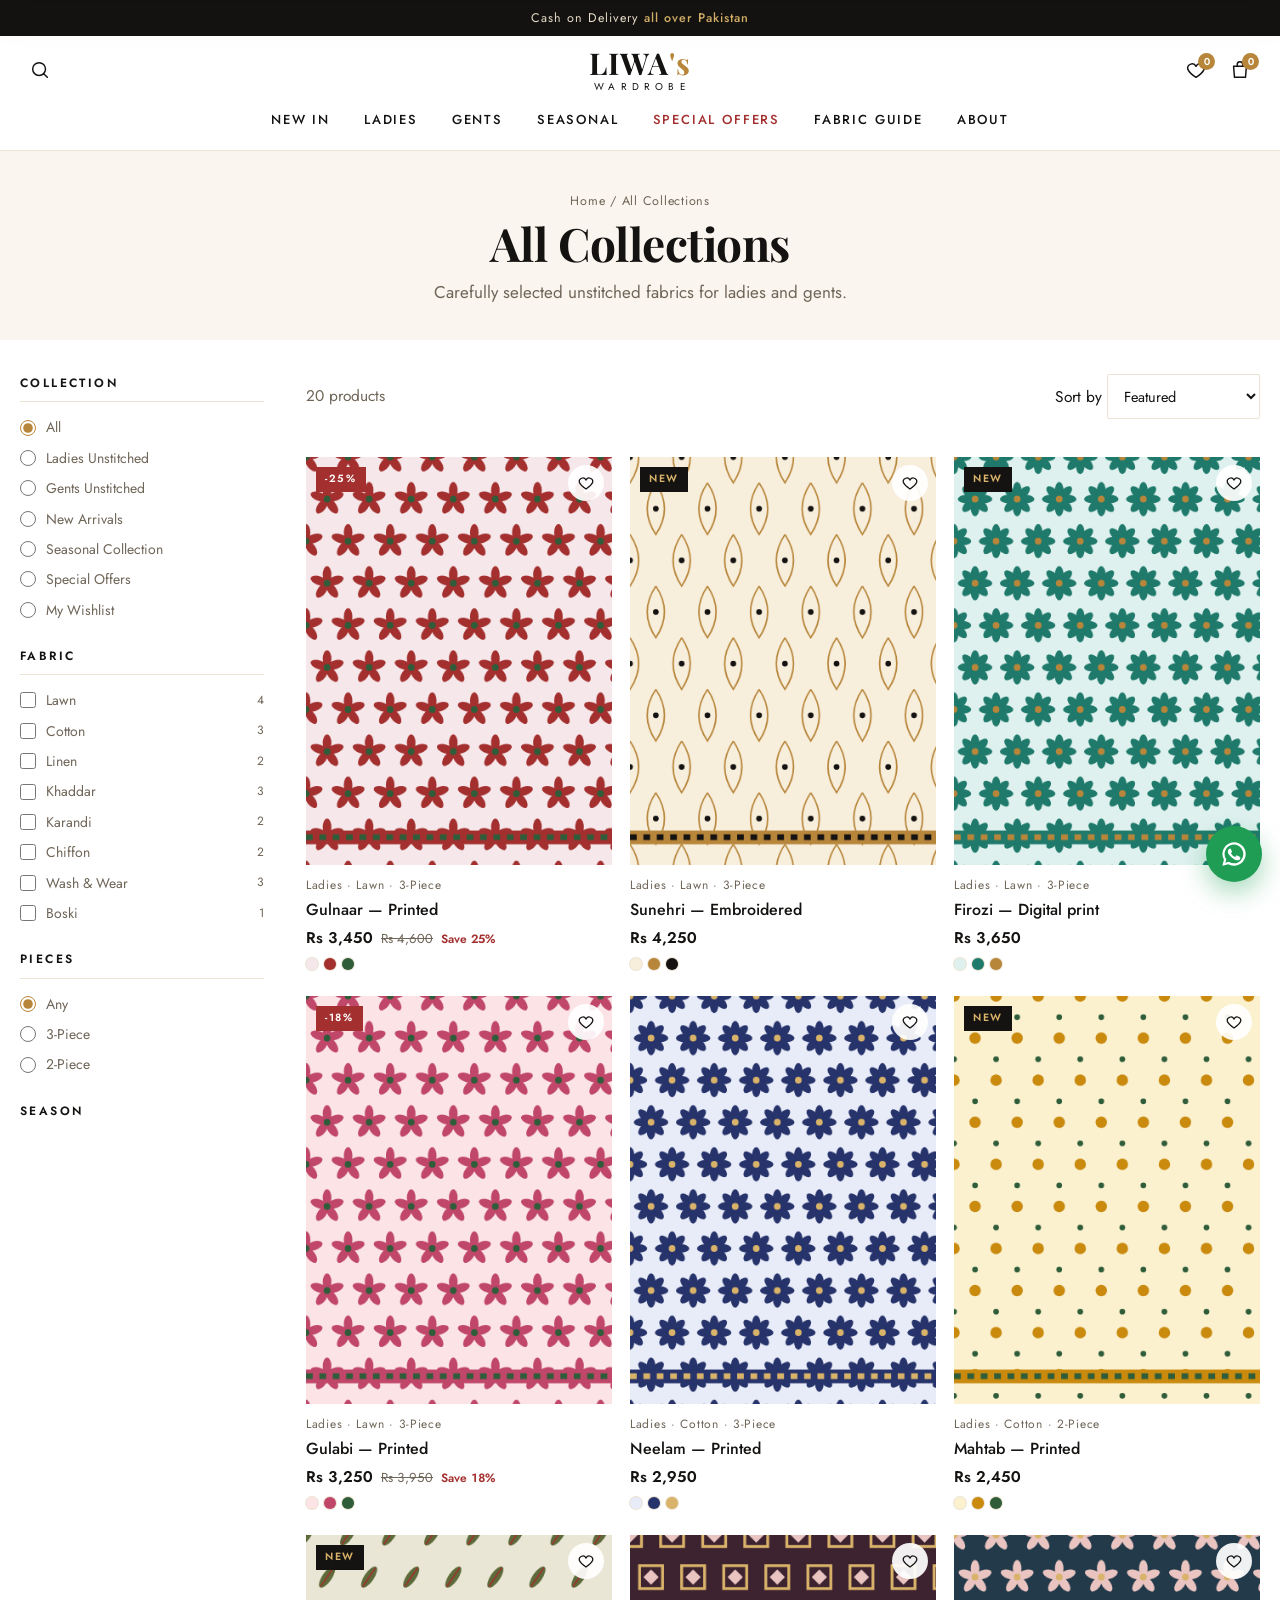
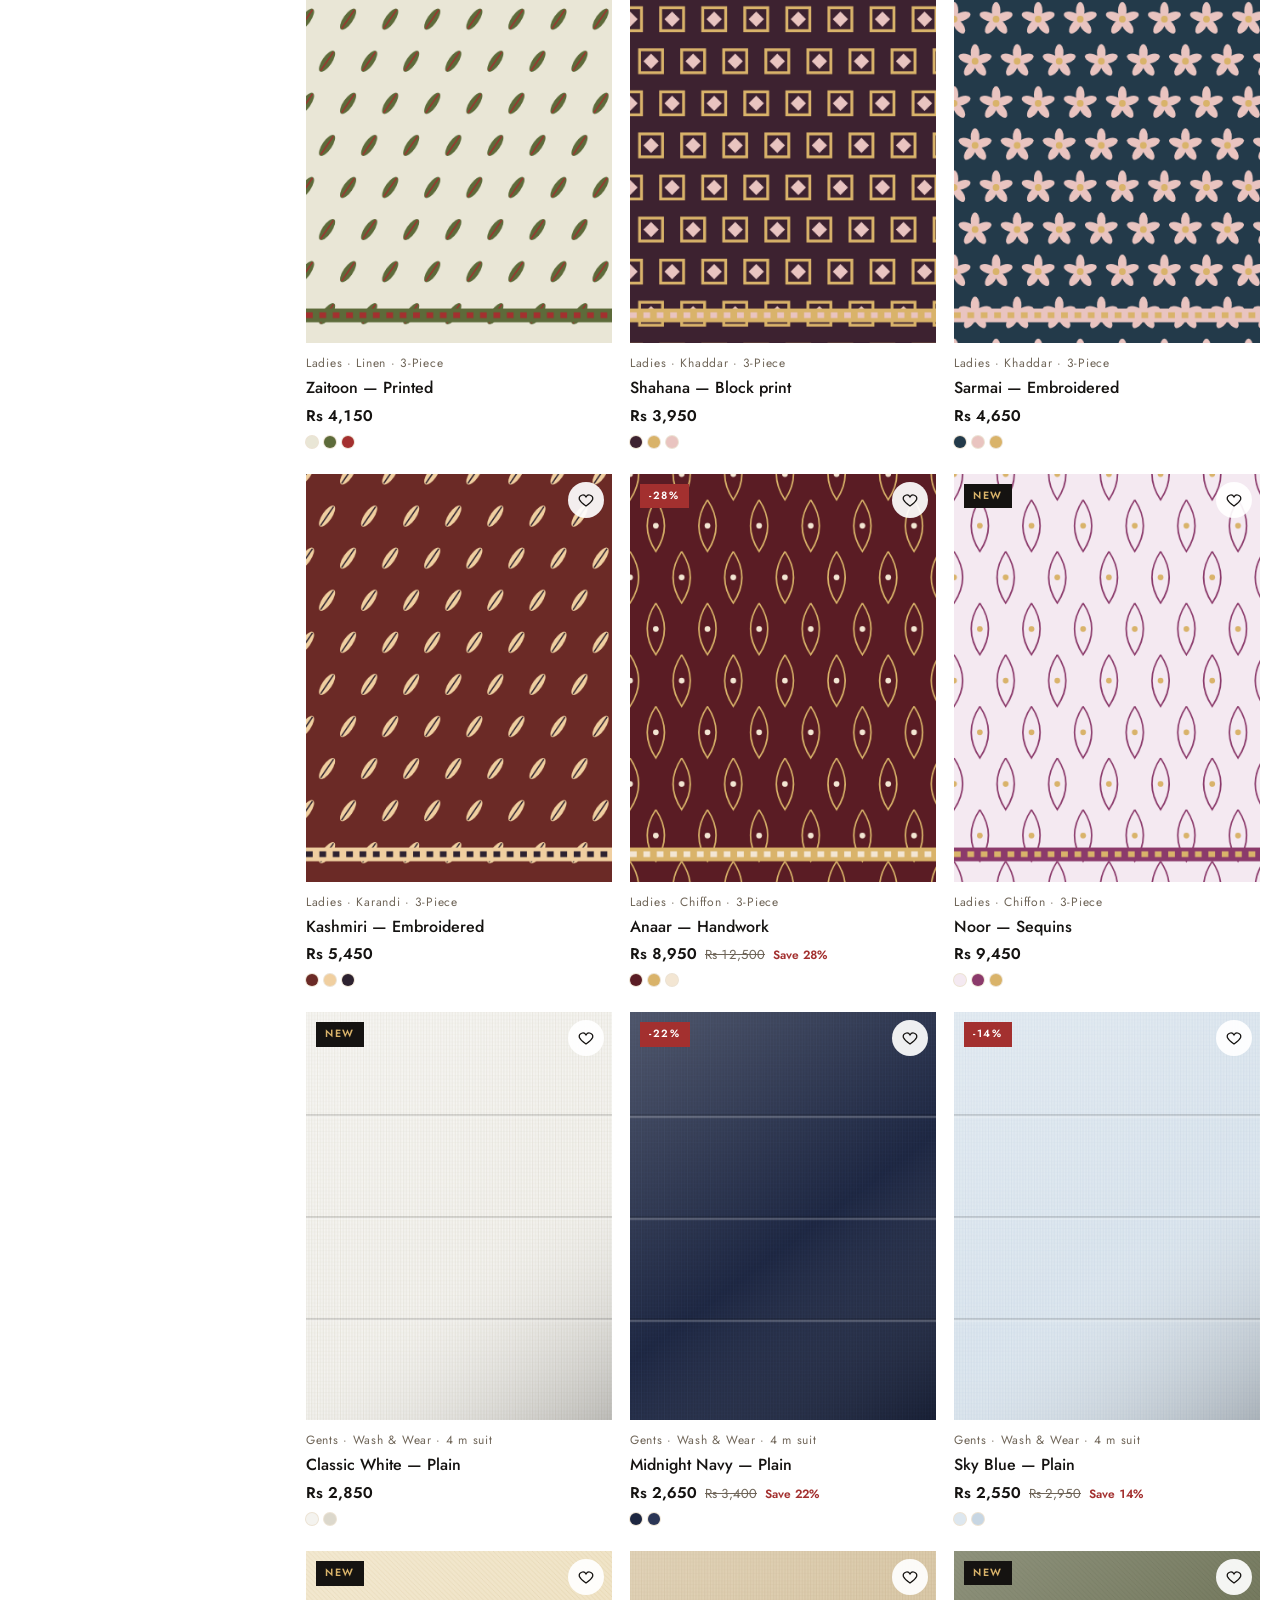
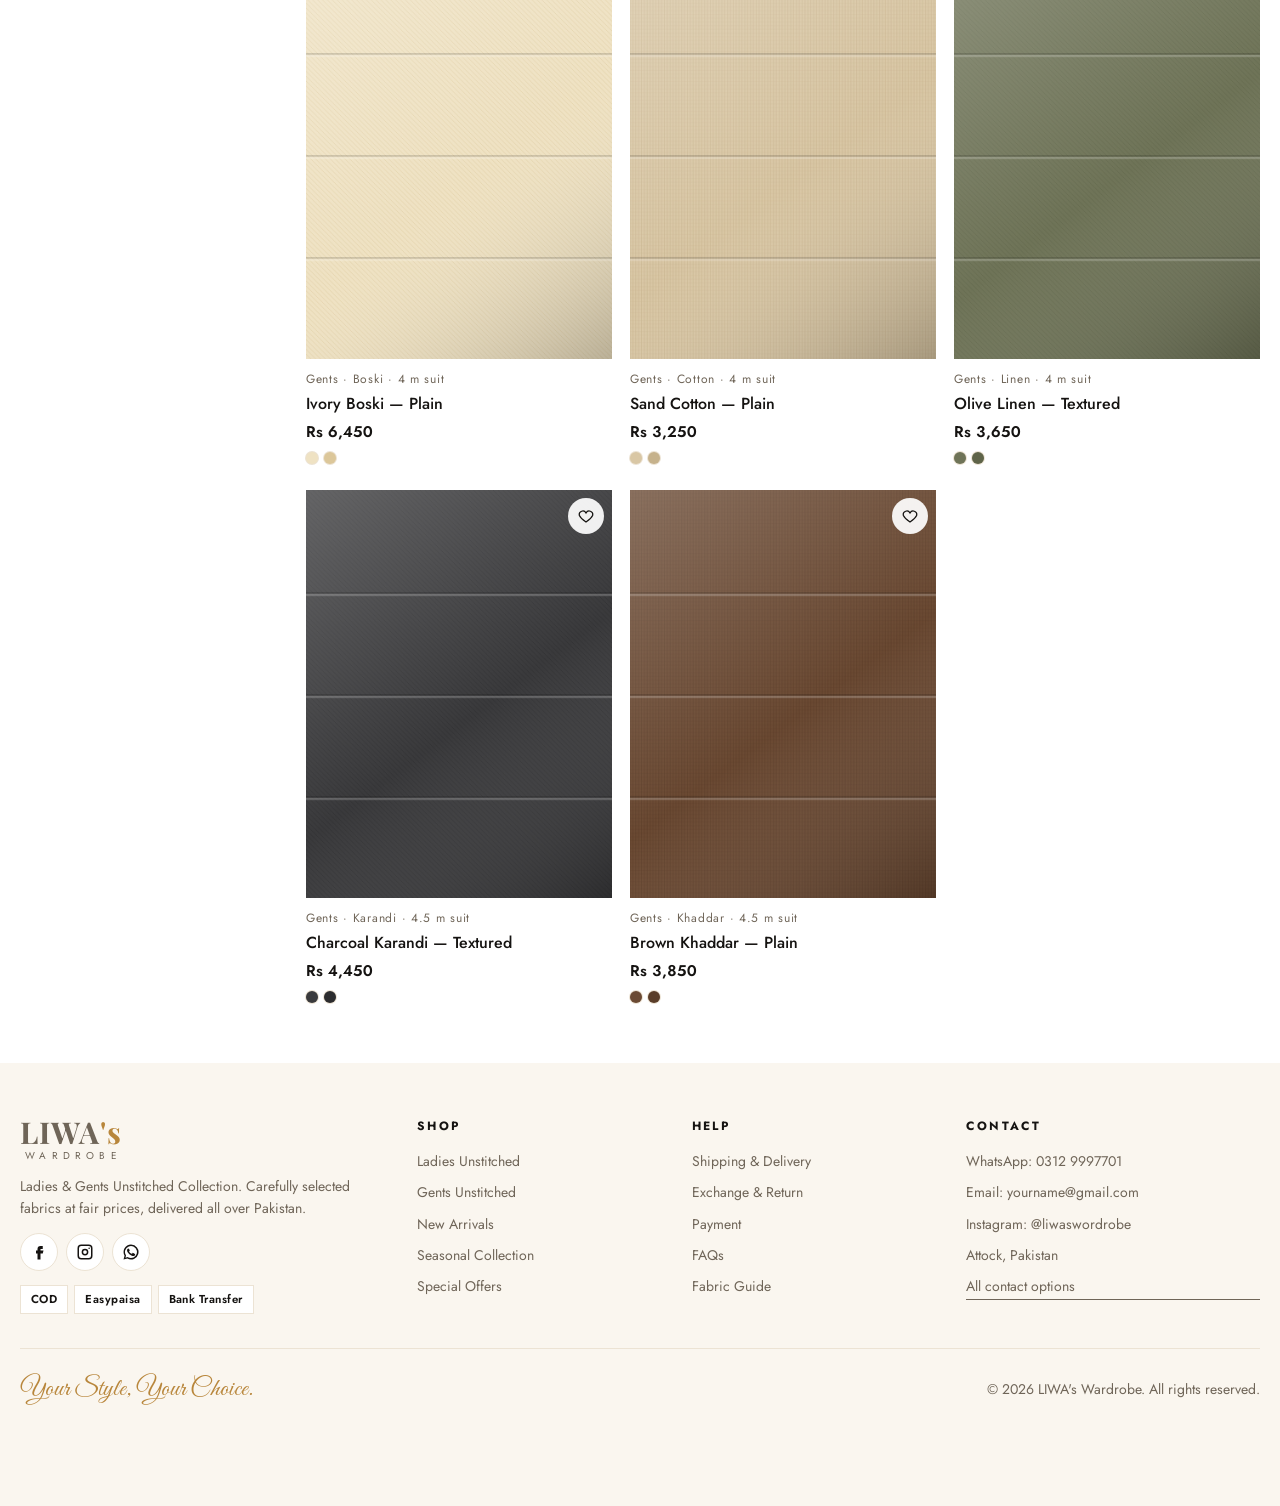
<file: shop.html>
<!doctype html>
<html lang="en">
<head>
<meta charset="utf-8">
<meta name="viewport" content="width=device-width, initial-scale=1, viewport-fit=cover">
<title>Shop Unstitched | LIWA's Wardrobe</title>
<meta name="description" content="Browse ladies and gents unstitched suits by fabric, pieces, season and price. Cash on delivery all over Pakistan.">
<meta name="theme-color" content="#151311">
<meta property="og:type" content="website">
<meta property="og:site_name" content="LIWA's Wardrobe">
<meta property="og:title" content="Shop Unstitched | LIWA's Wardrobe">
<meta property="og:description" content="Browse ladies and gents unstitched suits by fabric, pieces, season and price. Cash on delivery all over Pakistan.">
<meta property="og:image" content="og-image.jpg">
<meta name="twitter:card" content="summary_large_image">
<link rel="icon" href="favicon.svg" type="image/svg+xml">
<link rel="apple-touch-icon" href="icon-512.png">
<link rel="preconnect" href="https://fonts.googleapis.com">
<link rel="preconnect" href="https://fonts.gstatic.com" crossorigin>
<link rel="stylesheet" href="https://fonts.googleapis.com/css2?family=Playfair+Display:ital,wght@0,500;0,700;1,500&family=Jost:wght@400;500;600&family=Great+Vibes&display=swap">
<link rel="stylesheet" href="style.css">
</head>
<body data-page="shop">
<div id="head"></div>
<main id="main">

<div class="phead"><div class="crumb"><a href="index.html">Home</a> / <span id="crumb">Shop</span></div><h1 class="title" id="shopTitle">All Collections</h1><p class="lede" id="shopSub" style="margin:auto">Carefully selected unstitched fabrics for ladies and gents.</p></div>
<section class="wrap" style="padding-top:34px">
  <div class="shop">
    <aside class="filters" id="filters" aria-label="Filters">
      <div class="fg" id="fgC"></div><div class="fg" id="fgF"></div><div class="fg" id="fgP"></div><div class="fg" id="fgS"></div><div class="fg" id="fgR"></div>
      <button class="btn ghost sm" type="button" id="clear">Clear all filters</button>
    </aside>
    <div>
      <div class="bar"><button class="btn ghost sm fbtn" id="fBtn" type="button">Filters</button><span id="count" style="color:var(--muted)"></span>
        <label>Sort by <select id="sort"><option value="f">Featured</option><option value="n">New first</option><option value="lh">Price: low to high</option><option value="hl">Price: high to low</option><option value="d">Biggest discount</option></select></label></div>
      <div class="active-f" id="activeF" style="margin-bottom:16px"></div>
      <div class="grid" id="grid"></div>
    </div>
  </div>
</section>
</main>
<div id="foot"></div>
<script src="data.js"></script>
<script src="app.js"></script>
<script>
(function(){const {$,$$,card,paint,esc}=LW;
const q=new URLSearchParams(location.search);
const S={c:q.get('c')||'all',f:q.getAll('f'),pc:q.get('pc')||'',s:q.get('s')||'',pr:q.get('pr')||'',sort:q.get('sort')||'f'};
const seasonOf=p=>(FABRICS.find(x=>x.n===p.f)||{}).s||'all';
const C=[['all','All'],['ladies','Ladies Unstitched'],['gents','Gents Unstitched'],['new','New Arrivals'],['season','Seasonal Collection'],['sale','Special Offers'],['wishlist','My Wishlist']];
const T={all:['All Collections','Carefully selected unstitched fabrics for ladies and gents.'],ladies:['Ladies Unstitched','Lawn, cotton, linen, khaddar, karandi and chiffon suits.'],gents:['Gents Unstitched','Wash & wear, boski, cotton, linen, karandi and khaddar suiting.'],new:['New Arrivals','The latest designs, added every week.'],season:['Seasonal Collection','Fabrics picked for the weather right now.'],sale:['Special Offers','Limited-time prices on selected suits.'],wishlist:['My Wishlist','Suits you saved with the heart button.']};
const PR=[['','Any price'],['lo','Under Rs 3,000'],['md','Rs 3,000 – 5,000'],['hi','Above Rs 5,000']];
const inC=p=>S.c==='all'||(S.c==='ladies'&&p.w==='L')||(S.c==='gents'&&p.w==='G')||(S.c==='wishlist'&&LW.wish.includes(p.id))||p.t===S.c;
const inP=p=>!S.pr||(S.pr==='lo'&&p.p<3000)||(S.pr==='md'&&p.p>=3000&&p.p<=5000)||(S.pr==='hi'&&p.p>5000);
function filters(){
  const pool=PRODUCTS.filter(inC), fabs=[...new Set(pool.map(p=>p.f))];S.f=S.f.filter(f=>fabs.includes(f));
  $('#fgC').innerHTML='<h4>Collection</h4>'+C.map(([v,l])=>`<label><input type="radio" name="c" value="${v}" ${S.c===v?'checked':''}>${l}</label>`).join('');
  $('#fgF').innerHTML='<h4>Fabric</h4>'+fabs.map(f=>`<label><input type="checkbox" name="f" value="${esc(f)}" ${S.f.includes(f)?'checked':''}>${esc(f)}<span>${pool.filter(p=>p.f===f).length}</span></label>`).join('');
  const lad=pool.some(p=>p.w==='L');
  $('#fgP').innerHTML=lad?'<h4>Pieces</h4>'+[['','Any'],['3','3-Piece'],['2','2-Piece']].map(([v,l])=>`<label><input type="radio" name="pc" value="${v}" ${S.pc===v?'checked':''}>${l}</label>`).join(''):'';
  $('#fgS').innerHTML='<h4>Season</h4>'+[['','Any season'],['summer','Summer'],['winter','Winter'],['all','Festive / all season']].map(([v,l])=>`<label><input type="radio" name="s" value="${v}" ${S.s===v?'checked':''}>${l}</label>`).join('');
  $('#fgR').innerHTML='<h4>Price</h4>'+PR.map(([v,l])=>`<label><input type="radio" name="pr" value="${v}" ${S.pr===v?'checked':''}>${l}</label>`).join('');
  $('#sort').value=S.sort;
}
function render(){
  let list=PRODUCTS.filter(p=>inC(p)&&inP(p)&&(!S.f.length||S.f.includes(p.f))&&(!S.pc||(p.w==='L'&&String(p.pc)===S.pc))&&(!S.s||seasonOf(p)===S.s));
  const by={lh:(a,b)=>a.p-b.p,hl:(a,b)=>b.p-a.p,n:(a,b)=>(b.t==='new')-(a.t==='new'),d:(a,b)=>LW.pct(b)-LW.pct(a)}[S.sort];if(by)list=[...list].sort(by);
  $('#grid').innerHTML=list.length?list.map(card).join(''):`<p class="none">${S.c==='wishlist'?'Your wishlist is empty. Tap the heart on any suit to save it.':'No suits match these filters. <button class="link" style="background:none;border:0;cursor:pointer" id="clear2">Clear filters</button>'}</p>`;
  paint($('#grid'));
  $('#count').textContent=list.length+(list.length===1?' product':' products');
  const [t,sub]=T[S.c]||T.all;$('#shopTitle').textContent=S.f.length===1?S.f[0]+' · '+t:t;$('#shopSub').textContent=sub;$('#crumb').textContent=t;
  document.title=t+" | LIWA's Wardrobe";
  const act=[...S.f.map(f=>['f',f,f]),S.pc&&['pc',S.pc,S.pc+'-Piece'],S.s&&['s',S.s,{summer:'Summer',winter:'Winter',all:'Festive'}[S.s]],S.pr&&['pr',S.pr,PR.find(x=>x[0]===S.pr)[1]]].filter(Boolean);
  $('#activeF').innerHTML=act.map(([k,v,l])=>`<button class="chip" type="button" data-k="${k}" data-v="${esc(v)}" aria-label="Remove ${esc(l)} filter">${esc(l)} ×</button>`).join('');
  const u=new URLSearchParams();if(S.c!=='all')u.set('c',S.c);S.f.forEach(f=>u.append('f',f));['pc','s','pr'].forEach(k=>S[k]&&u.set(k,S[k]));if(S.sort!=='f')u.set('sort',S.sort);
  history.replaceState(null,'','?'+u.toString());
}
$('#filters').addEventListener('change',e=>{const t=e.target;if(t.name==='f')S.f=$$('#fgF input:checked').map(i=>i.value);else S[t.name]=t.value;if(t.name==='c')filters();render();});
$('#sort').onchange=e=>{S.sort=e.target.value;render();};
$('#activeF').onclick=e=>{const b=e.target.closest('[data-k]');if(!b)return;const k=b.dataset.k;if(k==='f')S.f=S.f.filter(x=>x!==b.dataset.v);else S[k]='';filters();render();};
const clear=()=>{Object.assign(S,{f:[],pc:'',s:'',pr:''});filters();render();};
$('#clear').onclick=clear;document.addEventListener('click',e=>{if(e.target.id==='clear2')clear();});
$('#fBtn').onclick=()=>$('#filters').classList.toggle('on');
document.addEventListener('click',e=>{if(e.target.closest('[data-wish]')&&S.c==='wishlist')setTimeout(render,50);});
filters();render();})();
</script>
</body>
</html>
</file>
<file: style.css>
/* LIWA's Wardrobe — styles */
:root{
  --bg:#ffffff; --bg2:#faf6ef; --bg3:#f3ebdd; --ink:#151311; --ink2:#2a2520; --muted:#6f6558; --gold:#b8863b; --gold2:#d9b36a; --gold3:#f1e3c4;
  --line:#ece3d4; --sale:#a3302f; --wa:#1f9d55; --ok:#2f6b3a;
  --display:"Playfair Display",Georgia,"Times New Roman",serif; --body:"Jost",ui-sans-serif,system-ui,-apple-system,"Segoe UI",sans-serif; --script:"Great Vibes","Brush Script MT",cursive;
  --r:2px;
}
*{box-sizing:border-box}
html{scroll-behavior:smooth;-webkit-text-size-adjust:100%}
body{margin:0;background:var(--bg);color:var(--ink);font-family:var(--body);font-size:15.5px;line-height:1.6}
img{max-width:100%;display:block}
a{color:inherit;text-decoration:none}
button{font-family:inherit;color:inherit}
:focus-visible{outline:2px solid var(--gold);outline-offset:2px}
.wrap{max-width:1320px;margin:0 auto;padding-inline:20px}
.sr{position:absolute;width:1px;height:1px;overflow:hidden;clip:rect(0 0 0 0)}
.ic{width:22px;height:22px;stroke:currentColor;fill:none;stroke-width:1.6;stroke-linecap:round;stroke-linejoin:round}
h1,h2,h3{text-wrap:balance}
.script{font-family:var(--script);color:var(--gold);font-weight:400}
.kick{font-size:12px;letter-spacing:.32em;text-transform:uppercase;color:var(--gold);font-weight:500}
.title{font-family:var(--display);font-weight:700;font-size:clamp(30px,3.6vw,46px);line-height:1.08;letter-spacing:-.01em;margin:8px 0 10px}
.lede{color:var(--muted);font-size:17px;max-width:40em;margin:0}
.sh{text-align:center;margin-bottom:32px}.sh .lede{margin-inline:auto}
section{padding-block:60px}

/* buttons */
.btn{display:inline-flex;align-items:center;justify-content:center;gap:10px;border:0;padding:14px 28px;font:500 13px var(--body);letter-spacing:.18em;text-transform:uppercase;cursor:pointer;background:var(--ink);color:#fff;transition:background .25s,color .25s,transform .2s;border-radius:var(--r);text-align:center}
.btn:hover{background:var(--gold)}
.btn.lt{background:#fff;color:var(--ink)}.btn.lt:hover{background:var(--gold2)}
.btn.gold{background:var(--gold)}.btn.gold:hover{background:#9c7030}
.btn.wa{background:var(--wa)}.btn.wa:hover{background:#178246}
.btn.ghost{background:transparent;color:var(--ink);box-shadow:inset 0 0 0 1px var(--ink)}.btn.ghost:hover{background:var(--ink);color:#fff}
.btn.sm{padding:10px 16px;font-size:12px}
.btn[disabled]{opacity:.5;cursor:not-allowed}
.link{border-bottom:1px solid currentColor;padding-bottom:1px}

/* top bar */
.top{background:var(--ink);color:#efe4d0;font-size:12.5px;letter-spacing:.08em;text-align:center;height:36px;position:relative;overflow:hidden}
.top span{position:absolute;inset:0;display:block;line-height:36px;white-space:nowrap;overflow:hidden;text-overflow:ellipsis;transition:transform .5s,opacity .5s;padding-inline:12px}
.top b{color:var(--gold2);font-weight:500}

/* header */
.site{position:sticky;top:env(safe-area-inset-top,0px);z-index:40;background:rgba(255,255,255,.97);backdrop-filter:blur(10px);border-bottom:1px solid var(--line)}
.hbar{display:grid;grid-template-columns:1fr auto 1fr;align-items:center;gap:10px;padding-block:12px}
.hl,.hr{display:flex;align-items:center;gap:4px}.hr{justify-content:flex-end}
.ib{position:relative;border:0;background:none;padding:9px;cursor:pointer;border-radius:50%;display:inline-grid;place-items:center}
.ib:hover{background:var(--bg2)}
.ib .n{position:absolute;top:3px;right:1px;background:var(--gold);color:#fff;font-size:10px;font-weight:600;min-width:17px;height:17px;border-radius:999px;display:grid;place-items:center;font-variant-numeric:tabular-nums;padding-inline:3px}
.brand{text-align:center;line-height:1;display:inline-block}
.brand b{font-family:var(--display);font-weight:700;font-size:30px;letter-spacing:.03em}
.brand b i{font-style:normal;color:var(--gold)}
.brand small{display:block;font-size:10px;letter-spacing:.52em;margin-top:4px;padding-left:.52em}
.menu{display:flex;justify-content:center;gap:34px;padding-bottom:12px}
.menu>div{position:relative}
.menu>div>a{font-size:13px;letter-spacing:.14em;text-transform:uppercase;font-weight:500;padding-block:6px;display:inline-block}
.menu>div>a.sale{color:var(--sale)}
.menu>div>a::after{content:"";display:block;height:1.5px;background:var(--gold);transform:scaleX(0);transition:transform .3s}
.menu>div:hover>a::after,.menu>div:focus-within>a::after,.menu>div>a[aria-current="page"]::after{transform:scaleX(1)}
.mega{position:absolute;left:50%;top:100%;transform:translate(-50%,10px);background:#fff;border:1px solid var(--line);box-shadow:0 24px 60px rgba(21,19,17,.12);padding:24px 28px;display:grid;grid-template-columns:repeat(3,auto);gap:4px 40px;opacity:0;visibility:hidden;transition:.25s;min-width:460px}
.menu>div:hover .mega,.menu>div:focus-within .mega{opacity:1;visibility:visible;transform:translate(-50%,0)}
.mega h4{margin:0 0 8px;font-size:11px;letter-spacing:.2em;text-transform:uppercase;color:var(--gold);font-weight:600}
.mega div{display:flex;flex-direction:column;gap:6px}
.mega a{font-size:14px;color:var(--muted);white-space:nowrap}.mega a:hover{color:var(--ink)}
.burger{display:none}

/* hero */
.hero{position:relative;background:radial-gradient(ellipse at 75% 40%,#fff8ea 0%,var(--bg2) 55%,var(--bg3) 100%);overflow:hidden}
.hero .in{display:grid;grid-template-columns:1.05fr 1fr;align-items:center;min-height:clamp(520px,64vw,660px)}
.hero .txt{padding-block:40px;position:relative;z-index:2}
.hero h1{font-family:var(--display);font-weight:700;font-size:clamp(46px,6.6vw,92px);line-height:.96;letter-spacing:-.025em;margin:14px 0 18px}
.hero h1 em{font-style:italic;font-weight:500;color:var(--gold)}
.hero .script{font-size:36px}
.hero p{color:var(--muted);font-size:18px;max-width:30em;margin:0 0 28px}
.hero .cta{display:flex;gap:12px;flex-wrap:wrap}
.hero .stage{position:relative;height:100%;min-height:440px}
.hero .stage canvas{position:absolute;inset:0;width:100%!important;height:100%!important}
.hero .fallback{position:absolute;inset:8% 12%;display:grid;place-items:center}
.hero .ticket{position:absolute;right:6%;bottom:8%;z-index:3;background:#fff;padding:12px 16px;box-shadow:0 14px 34px rgba(21,19,17,.12);font-size:13px;border-left:3px solid var(--gold)}
.hero .ticket b{display:block;font-family:var(--display);font-size:18px}
.stats{display:flex;gap:30px;flex-wrap:wrap;margin-top:34px;padding-top:22px;border-top:1px solid var(--line)}
.stats div{font-size:13px;color:var(--muted)}
.stats b{display:block;font-family:var(--display);font-size:22px;color:var(--ink)}

/* marquee */
.marq{background:var(--ink);color:var(--gold2);overflow:hidden;white-space:nowrap;padding-block:14px;font-family:var(--display);font-size:22px;font-style:italic}
.marq div{display:inline-flex;gap:40px;animation:marq 30s linear infinite;padding-left:40px}
.marq span::after{content:"✦";margin-left:40px;font-style:normal;font-size:14px;color:var(--gold)}
@keyframes marq{to{transform:translateX(-50%)}}

/* category tiles */
.tiles{display:grid;grid-template-columns:1.3fr 1fr 1fr;grid-template-rows:260px 260px;gap:14px}
.tile{position:relative;overflow:hidden;color:#fff;display:block;background:var(--ink)}
.tile:first-child{grid-row:1/3}
.tile canvas,.tile img{position:absolute;inset:0;width:100%;height:100%;object-fit:cover;transition:transform 1s}
.tile:hover canvas,.tile:hover img{transform:scale(1.06)}
.tile span{position:absolute;inset:auto 0 0 0;padding:70px 24px 22px;background:linear-gradient(transparent,rgba(21,19,17,.82))}
.tile small{font-size:11px;letter-spacing:.26em;text-transform:uppercase;color:var(--gold2)}
.tile b{display:block;font-family:var(--display);font-size:clamp(22px,2.4vw,32px);line-height:1.1;margin-top:4px}
.tile em{font-style:normal;font-size:13px;letter-spacing:.14em;text-transform:uppercase;border-bottom:1px solid;margin-top:10px;display:inline-block}

/* fabric circles */
.circles{display:flex;gap:26px;justify-content:center;flex-wrap:wrap}
.circ{display:flex;flex-direction:column;align-items:center;gap:10px;font-size:12.5px;letter-spacing:.12em;text-transform:uppercase;font-weight:500}
.circ canvas{width:104px;height:104px;border-radius:50%;box-shadow:0 0 0 1px var(--line),0 0 0 5px #fff,0 0 0 6px var(--line);transition:transform .35s,box-shadow .35s}
.circ:hover canvas{transform:scale(1.06);box-shadow:0 0 0 1px var(--gold),0 0 0 5px #fff,0 0 0 6px var(--gold)}

/* product cards */
.rail{display:grid;grid-auto-flow:column;grid-auto-columns:calc((100% - 3*18px)/4);gap:18px;overflow-x:auto;scroll-snap-type:x mandatory;padding-bottom:12px;scrollbar-width:thin}
.rail>*{scroll-snap-align:start}
.grid{display:grid;grid-template-columns:repeat(3,1fr);gap:26px 18px}
.card{position:relative;display:flex;flex-direction:column;gap:5px;animation:rise .45s both}
@keyframes rise{from{opacity:.001;transform:translateY(12px)}}
.phw{position:relative;overflow:hidden}
.ph{position:relative;overflow:hidden;background:var(--bg2);aspect-ratio:3/4;display:block}
.ph canvas,.ph img{position:absolute;inset:0;width:100%;height:100%;object-fit:cover;transition:opacity .5s,transform .9s}
.ph .b{opacity:0}
.card:hover .ph .a{opacity:0}.card:hover .ph .b{opacity:1;transform:scale(1.04)}
.badges{position:absolute;top:10px;left:10px;display:flex;flex-direction:column;gap:6px;z-index:2;align-items:flex-start}
.bd{font-size:10.5px;letter-spacing:.16em;text-transform:uppercase;padding:4px 9px;background:#fff;color:var(--ink);font-weight:600}
.bd.s{background:var(--sale);color:#fff}.bd.n{background:var(--ink);color:var(--gold2)}.bd.x{background:#777;color:#fff}
.heart{position:absolute;top:8px;right:8px;z-index:2;background:rgba(255,255,255,.92);border:0;border-radius:50%;width:36px;height:36px;display:grid;place-items:center;cursor:pointer}
.heart svg{width:18px;height:18px;stroke:var(--ink);fill:none;stroke-width:1.6}
.heart[aria-pressed="true"] svg{fill:var(--sale);stroke:var(--sale)}
.qa{position:absolute;left:10px;right:10px;bottom:10px;z-index:2;transform:translateY(140%);transition:transform .35s}
.card:hover .qa,.qa:focus-visible{transform:none}
.card:focus-within .qa{transform:none}
.card .meta{font-size:12px;color:var(--muted);letter-spacing:.06em;margin-top:6px}
.card h3{margin:0;font-size:16px;font-weight:500;line-height:1.3;font-family:var(--body)}
.price{display:flex;gap:8px;align-items:baseline;flex-wrap:wrap;font-variant-numeric:tabular-nums}
.price b{font-weight:600}.price s{color:var(--muted);font-size:13px}.price .off{color:var(--sale);font-size:12px;font-weight:600}
.sw{display:flex;gap:6px;margin-top:2px}
.sw i{width:12px;height:12px;border-radius:50%;box-shadow:0 0 0 1px var(--line)}

/* feature band */
.band{background:var(--ink);color:#efe4d0}
.band .grid4{display:grid;grid-template-columns:repeat(4,1fr);gap:0}
.band .grid4 div{padding:30px 24px;border-right:1px solid #2e2924}
.band .grid4 div:last-child{border-right:0}
.band svg{width:32px;height:32px;stroke:var(--gold2);fill:none;stroke-width:1.4;margin-bottom:12px}
.band b{display:block;color:#fff;font-size:14px;letter-spacing:.1em;text-transform:uppercase;font-weight:500}
.band span{font-size:14px;color:#b7ab98}

/* finder (quiz) */
.finder{display:grid;grid-template-columns:1fr 1.2fr;gap:40px;align-items:center;background:var(--bg2);padding:48px;position:relative;overflow:hidden}
.finder .q{display:grid;gap:18px}
.finder fieldset{border:0;padding:0;margin:0}
.finder legend{font-size:12px;letter-spacing:.2em;text-transform:uppercase;font-weight:600;margin-bottom:10px}
.pills{display:flex;gap:8px;flex-wrap:wrap}
.pill{border:1px solid var(--line);background:#fff;padding:9px 16px;cursor:pointer;font-size:14px;border-radius:999px;transition:.2s}
.pill[aria-pressed="true"]{background:var(--ink);border-color:var(--ink);color:#fff}
.result{background:#fff;padding:22px;border:1px solid var(--line);min-height:120px}
.result h4{font-family:var(--display);font-size:24px;margin:0 0 6px}
.result p{margin:0 0 12px;color:var(--muted)}
.chips{display:flex;gap:8px;flex-wrap:wrap}
.chip{border:1px solid var(--line);background:#fff;padding:7px 14px;font-size:13.5px;border-radius:999px;cursor:pointer}
.chip[aria-pressed="true"],a.chip:hover{background:var(--ink);color:#fff;border-color:var(--ink)}

/* about split */
.story{display:grid;grid-template-columns:1fr 1fr;gap:56px;align-items:center}
.story img{width:100%;max-width:480px;margin:auto;mix-blend-mode:multiply}
.story .script{font-size:34px}
.story p{color:var(--muted);font-size:16.5px}
.vals{display:grid;grid-template-columns:repeat(3,1fr);gap:14px;margin:24px 0}
.vals div{border-top:1.5px solid var(--gold);padding-top:10px;font-size:14px;color:var(--muted)}
.vals b{display:block;color:var(--ink);font-size:15px}

/* reviews */
.revs{display:grid;grid-template-columns:repeat(3,1fr);gap:16px}
.rev{background:var(--bg2);padding:22px}
.rev .st{color:var(--gold);letter-spacing:2px}
.rev p{margin:8px 0;font-family:var(--display);font-size:18px;font-style:italic}
.rev small{color:var(--muted)}

/* newsletter */
.news{background:var(--ink);color:#fff;text-align:center;padding:60px 24px}
.news h2{font-family:var(--display);font-size:clamp(26px,3vw,38px);margin:6px 0}
.news p{color:#b7ab98;margin:0 0 22px}
.news form{display:flex;max-width:480px;margin:0 auto;flex-wrap:wrap}
.news input{flex:1;min-width:0;border:0;padding:14px 16px;font:15px var(--body);border-radius:var(--r) 0 0 var(--r)}
.news .msg{flex-basis:100%;margin-top:10px;color:var(--gold2);min-height:1.5em;font-size:14px}

/* footer */
footer.foot{background:var(--bg2);padding-block:54px 96px;font-size:14px}
.fcols{display:grid;grid-template-columns:1.5fr 1fr 1fr 1.2fr;gap:30px}
.fcols h4{font-size:12px;letter-spacing:.2em;text-transform:uppercase;margin:0 0 14px}
.fcols a,.fcols p{display:block;color:var(--muted);margin:0 0 9px}
.fcols a:hover{color:var(--ink)}
.soc{display:flex;gap:8px;margin-top:14px}
.soc a{width:38px;height:38px;border:1px solid var(--line);border-radius:50%;display:grid;place-items:center;background:#fff;margin:0}
.soc svg{width:18px;height:18px;fill:var(--ink)}
.pay{display:flex;gap:6px;flex-wrap:wrap;margin-top:14px}
.pay span{border:1px solid var(--line);background:#fff;padding:4px 10px;font-size:11.5px;font-weight:600;letter-spacing:.04em}
.copy{border-top:1px solid var(--line);margin-top:34px;padding-top:20px;display:flex;justify-content:space-between;align-items:center;gap:12px;flex-wrap:wrap;color:var(--muted)}
.copy .script{font-size:26px}

/* page head */
.phead{background:var(--bg2);padding-block:40px 34px;text-align:center}
.crumb{font-size:12.5px;color:var(--muted);letter-spacing:.06em}
.crumb a:hover{color:var(--ink)}

/* shop page */
.shop{display:grid;grid-template-columns:250px 1fr;gap:36px;align-items:start}
.filters{position:sticky;top:130px;display:grid;gap:22px;max-height:calc(100vh - 150px);overflow:auto;padding-right:6px}
.fg h4{margin:0 0 10px;font-size:12px;letter-spacing:.2em;text-transform:uppercase;border-bottom:1px solid var(--line);padding-bottom:8px;font-weight:600}
.fg label{display:flex;align-items:center;gap:10px;font-size:14px;color:var(--muted);padding-block:4px;cursor:pointer}
.fg label span{margin-left:auto;font-size:12px}
.fg input{accent-color:var(--gold);width:16px;height:16px;margin:0}
.fg label:hover{color:var(--ink)}
.bar{display:flex;justify-content:space-between;align-items:center;gap:12px;margin-bottom:22px;flex-wrap:wrap}
.bar select,.field select,.field input,.field textarea{border:1px solid var(--line);padding:10px 12px;font:14.5px var(--body);background:#fff;color:var(--ink);border-radius:var(--r)}
.fbtn{display:none}
.none{grid-column:1/-1;color:var(--muted);padding:50px 0;text-align:center}
.active-f{display:flex;gap:8px;flex-wrap:wrap}

/* product page */
.pdp{display:grid;grid-template-columns:1.1fr 1fr;gap:48px;align-items:start;padding-block:36px 60px}
.gal{display:grid;grid-template-columns:84px 1fr;gap:12px;position:sticky;top:130px}
.thumbs{display:flex;flex-direction:column;gap:10px}
.thumbs button{border:1px solid var(--line);padding:0;background:none;cursor:pointer;aspect-ratio:3/4;overflow:hidden}
.thumbs button[aria-current="true"]{border-color:var(--ink);box-shadow:inset 0 0 0 1px var(--ink)}
.thumbs canvas,.thumbs img{width:100%;height:100%;object-fit:cover;display:block}
.main-img{position:relative;aspect-ratio:3/4;background:var(--bg2);overflow:hidden;cursor:zoom-in}
.main-img canvas,.main-img img{width:100%;height:100%;object-fit:cover;display:block;transition:transform .3s}
.main-img.z canvas,.main-img.z img{transform:scale(1.8)}
.info h1{font-family:var(--display);font-weight:700;font-size:clamp(28px,3.2vw,40px);line-height:1.1;margin:6px 0 10px}
.info .price b{font-size:22px}
.info .desc{color:var(--muted);margin:14px 0}
.opt-row{display:flex;gap:8px;flex-wrap:wrap}
.opt{border:1px solid var(--line);background:#fff;padding:10px 16px;cursor:pointer;font-size:14px;border-radius:var(--r)}
.opt[aria-pressed="true"]{border-color:var(--ink);box-shadow:inset 0 0 0 1px var(--ink)}
.qty{display:inline-flex;border:1px solid var(--line);border-radius:var(--r);align-items:center}
.qty button{border:0;background:none;width:40px;height:44px;cursor:pointer;font-size:18px}
.qty span{min-width:30px;text-align:center;font-variant-numeric:tabular-nums}
.buy{display:grid;grid-template-columns:auto 1fr;gap:10px;margin:18px 0 10px}
.acc{border-top:1px solid var(--line);margin-top:18px}
.acc details{border-bottom:1px solid var(--line)}
.acc summary{cursor:pointer;padding:15px 0;font-size:13px;letter-spacing:.16em;text-transform:uppercase;font-weight:500;list-style:none;display:flex;justify-content:space-between}
.acc summary::after{content:"+";font-size:18px;line-height:1}
.acc details[open] summary::after{content:"−"}
.acc .body{padding-bottom:16px;color:var(--muted);font-size:14.5px}
.spec{width:100%;border-collapse:collapse;font-size:14.5px}
.spec td{padding:7px 0;border-bottom:1px dashed var(--line)}.spec td:last-child{text-align:right;color:var(--ink)}
.eta{display:flex;gap:10px;align-items:center;background:var(--bg2);padding:12px 14px;font-size:14px;margin-top:12px}
.eta svg{width:22px;height:22px;stroke:var(--gold);fill:none;stroke-width:1.6;flex:none}
.note{font-size:12.5px;color:var(--muted)}

/* guide page */
.gtable{overflow-x:auto;border:1px solid var(--line)}
.gtable table{border-collapse:collapse;width:100%;min-width:720px;font-size:14.5px}
.gtable th,.gtable td{padding:13px 14px;text-align:left;border-bottom:1px solid var(--line);vertical-align:top}
.gtable th{background:var(--bg2);font-size:11.5px;letter-spacing:.16em;text-transform:uppercase;font-weight:600}
.gtable td:first-child{font-family:var(--display);font-size:17px;font-weight:700}
.tag{display:inline-block;font-size:11px;letter-spacing:.1em;text-transform:uppercase;padding:3px 8px;border-radius:999px;background:var(--bg3)}
.tag.summer{background:#fbe9c6}.tag.winter{background:#dfe6f2}.tag.all{background:#e9e4f2}
.calc{display:grid;grid-template-columns:1fr 1fr;gap:34px;background:var(--bg2);padding:40px;align-items:center}
.calc .out{background:#fff;padding:24px;border-left:3px solid var(--gold)}
.calc .out b{font-family:var(--display);font-size:44px;display:block;line-height:1}
.field{display:grid;gap:6px;margin-bottom:14px}
.field label{font-size:12px;letter-spacing:.14em;text-transform:uppercase;font-weight:600}
.field input[type=range]{padding:0;border:0;accent-color:var(--gold)}
.pieces{display:grid;grid-template-columns:repeat(3,1fr);gap:14px}
.pieces div{border:1px solid var(--line);padding:20px;text-align:center}
.pieces b{display:block;font-family:var(--display);font-size:30px;color:var(--gold)}

/* contact & policies */
.two{display:grid;grid-template-columns:1fr 1fr;gap:40px;align-items:start}
.cards{display:grid;gap:12px}
.cbox{display:flex;gap:14px;align-items:center;padding:18px;border:1px solid var(--line)}
.cbox svg{width:26px;height:26px;stroke:var(--gold);fill:none;stroke-width:1.6;flex:none}
.cbox small{display:block;font-size:11.5px;letter-spacing:.16em;text-transform:uppercase;color:var(--muted)}
.cbox b{font-weight:500;word-break:break-word}
.prose{max-width:780px;margin:0 auto}
.prose h2{font-family:var(--display);font-size:28px;margin:34px 0 10px}
.prose p,.prose li{color:var(--muted)}
.toc{display:flex;gap:10px;flex-wrap:wrap;justify-content:center;margin-top:16px}

/* overlays */
.scrim{position:fixed;inset:0;background:rgba(21,19,17,.45);z-index:50;opacity:0;visibility:hidden;transition:.3s}
.scrim.on{opacity:1;visibility:visible}
.drawer{position:fixed;top:0;bottom:0;right:0;width:min(440px,100%);background:#fff;z-index:60;transform:translateX(105%);transition:transform .35s;display:flex;flex-direction:column;padding:calc(18px + env(safe-area-inset-top,0px)) 22px calc(18px + env(safe-area-inset-bottom,0px))}
.drawer.left{left:0;right:auto;transform:translateX(-105%)}
.drawer.on{transform:none}
.dh{display:flex;justify-content:space-between;align-items:center;border-bottom:1px solid var(--line);padding-bottom:12px;margin-bottom:12px}
.dh h3{margin:0;font-family:var(--display);font-size:24px}
.dscroll{flex:1;overflow:auto;display:flex;flex-direction:column;gap:14px;padding-right:4px}
.ln{display:grid;grid-template-columns:62px 1fr auto;gap:12px;align-items:start}
.ln canvas,.ln img{width:62px;height:82px;object-fit:cover}
.ln b{font-weight:500;display:block;line-height:1.3}
.ln small{color:var(--muted);display:block;font-size:12.5px}
.ln .qty button{width:28px;height:28px;font-size:15px}
.rm{border:0;background:none;color:var(--muted);cursor:pointer;font-size:12px;text-decoration:underline;padding:0;margin-top:6px}
.sum{border-top:1px solid var(--line);padding-top:12px;display:grid;gap:5px;font-variant-numeric:tabular-nums;font-size:14.5px}
.sum div{display:flex;justify-content:space-between}
.sum .t{font-size:17px;font-weight:600}
.sum .dis{color:var(--ok)}
.freebar{background:var(--bg2);padding:10px 12px;font-size:13px}
.freebar i{display:block;height:4px;background:var(--line);margin-top:6px}
.freebar i b{display:block;height:100%;background:var(--gold);transition:width .4s}
.co{display:grid;gap:8px}
.co input,.co textarea,.co select{border:1px solid var(--line);padding:10px 12px;font:14px var(--body);width:100%;border-radius:var(--r);background:#fff}
.co textarea{resize:vertical;min-height:56px}
.co .err{border-color:var(--sale)}
.paym{display:grid;gap:6px}
.paym label{display:flex;gap:10px;align-items:flex-start;border:1px solid var(--line);padding:10px 12px;cursor:pointer;font-size:14px}
.paym input{accent-color:var(--gold);margin-top:3px;width:auto!important;flex:none}
.paym label span{flex:1}
.paym small{display:block;color:var(--muted)}
.hint{font-size:12px;color:var(--muted);text-align:center}
.mnav a{display:block;padding:13px 0;border-bottom:1px solid var(--line);font-size:14px;letter-spacing:.12em;text-transform:uppercase}
.mnav small{display:block;font-size:11px;letter-spacing:.2em;color:var(--gold);margin-top:18px}
.search{position:fixed;inset:0 0 auto 0;z-index:65;background:#fff;padding:calc(20px + env(safe-area-inset-top,0px)) 20px 24px;transform:translateY(-105%);transition:transform .35s;box-shadow:0 20px 40px rgba(0,0,0,.08)}
.search.on{transform:none}
.search input{width:100%;border:0;border-bottom:1.5px solid var(--ink);font:500 22px var(--display);padding:10px 0;outline:0}
.sres{display:grid;grid-template-columns:repeat(auto-fill,minmax(220px,1fr));gap:10px;margin-top:16px;max-height:55vh;overflow:auto}
.sres a{display:flex;gap:12px;align-items:center;border:1px solid var(--line);padding:8px}
.sres canvas,.sres img{width:44px;height:58px;flex:none;object-fit:cover}
.toast{position:fixed;left:50%;bottom:calc(24px + env(safe-area-inset-bottom,0px));transform:translate(-50%,calc(100% + 60px));visibility:hidden;background:var(--ink);color:#fff;padding:12px 20px;z-index:80;font-size:14px;transition:transform .35s;max-width:calc(100% - 32px)}
.toast.on{transform:translate(-50%,0);visibility:visible}
.waf{position:fixed;right:18px;bottom:calc(18px + env(safe-area-inset-bottom,0px));z-index:45;width:56px;height:56px;border-radius:50%;background:var(--wa);display:grid;place-items:center;box-shadow:0 10px 26px rgba(31,157,85,.4)}
.waf svg{width:28px;height:28px;fill:#fff}
.done{text-align:center;padding:20px 0}
.done b{font-family:var(--display);font-size:26px;display:block;margin-bottom:6px}

/* responsive */
@media (max-width:1100px){.grid{grid-template-columns:repeat(2,1fr)}.rail{grid-auto-columns:calc((100% - 2*18px)/3)}.fcols{grid-template-columns:1fr 1fr}}
@media (max-width:880px){
  .menu{display:none}.burger{display:inline-grid}
  .hero .in{grid-template-columns:1fr}.hero .txt{padding-block:30px 0}.hero .stage{min-height:420px}
  .tiles{grid-template-columns:1fr 1fr;grid-template-rows:240px 200px 200px}.tile:first-child{grid-column:1/3;grid-row:auto}
  .shop{grid-template-columns:1fr}.filters{position:static;display:none;grid-template-columns:1fr 1fr;background:var(--bg2);padding:18px;max-height:none}.filters.on{display:grid}.fbtn{display:inline-flex}
  .story,.finder,.pdp,.calc,.two{grid-template-columns:1fr}.finder,.calc{padding:26px}
  .gal{position:static;grid-template-columns:1fr}.thumbs{flex-direction:row;order:2}.thumbs button{width:64px}
  .band .grid4{grid-template-columns:1fr 1fr}.band .grid4 div{border-bottom:1px solid #2e2924}
  .band .grid4 div:nth-child(2){border-right:0}
  .rail{grid-auto-columns:64%}.revs{grid-template-columns:1fr}
  .circ canvas{width:80px;height:80px}.circles{gap:14px}
}
@media (max-width:500px){
  .grid{gap:20px 10px}.hbar{grid-template-columns:auto 1fr auto}.brand b{font-size:24px}.hl .sb{display:none}
  .band .grid4,.fcols,.vals,.pieces{grid-template-columns:1fr}.band .grid4 div{border-right:0}
  .filters.on{grid-template-columns:1fr}.tiles{grid-template-columns:1fr;grid-template-rows:none}.tile{height:200px}.tile:first-child{grid-column:auto}
  .card h3{font-size:14.5px}.qa{display:none}
}
@media (prefers-reduced-motion:reduce){*,*::before,*::after{transition:none!important;animation:none!important}}
</file>
